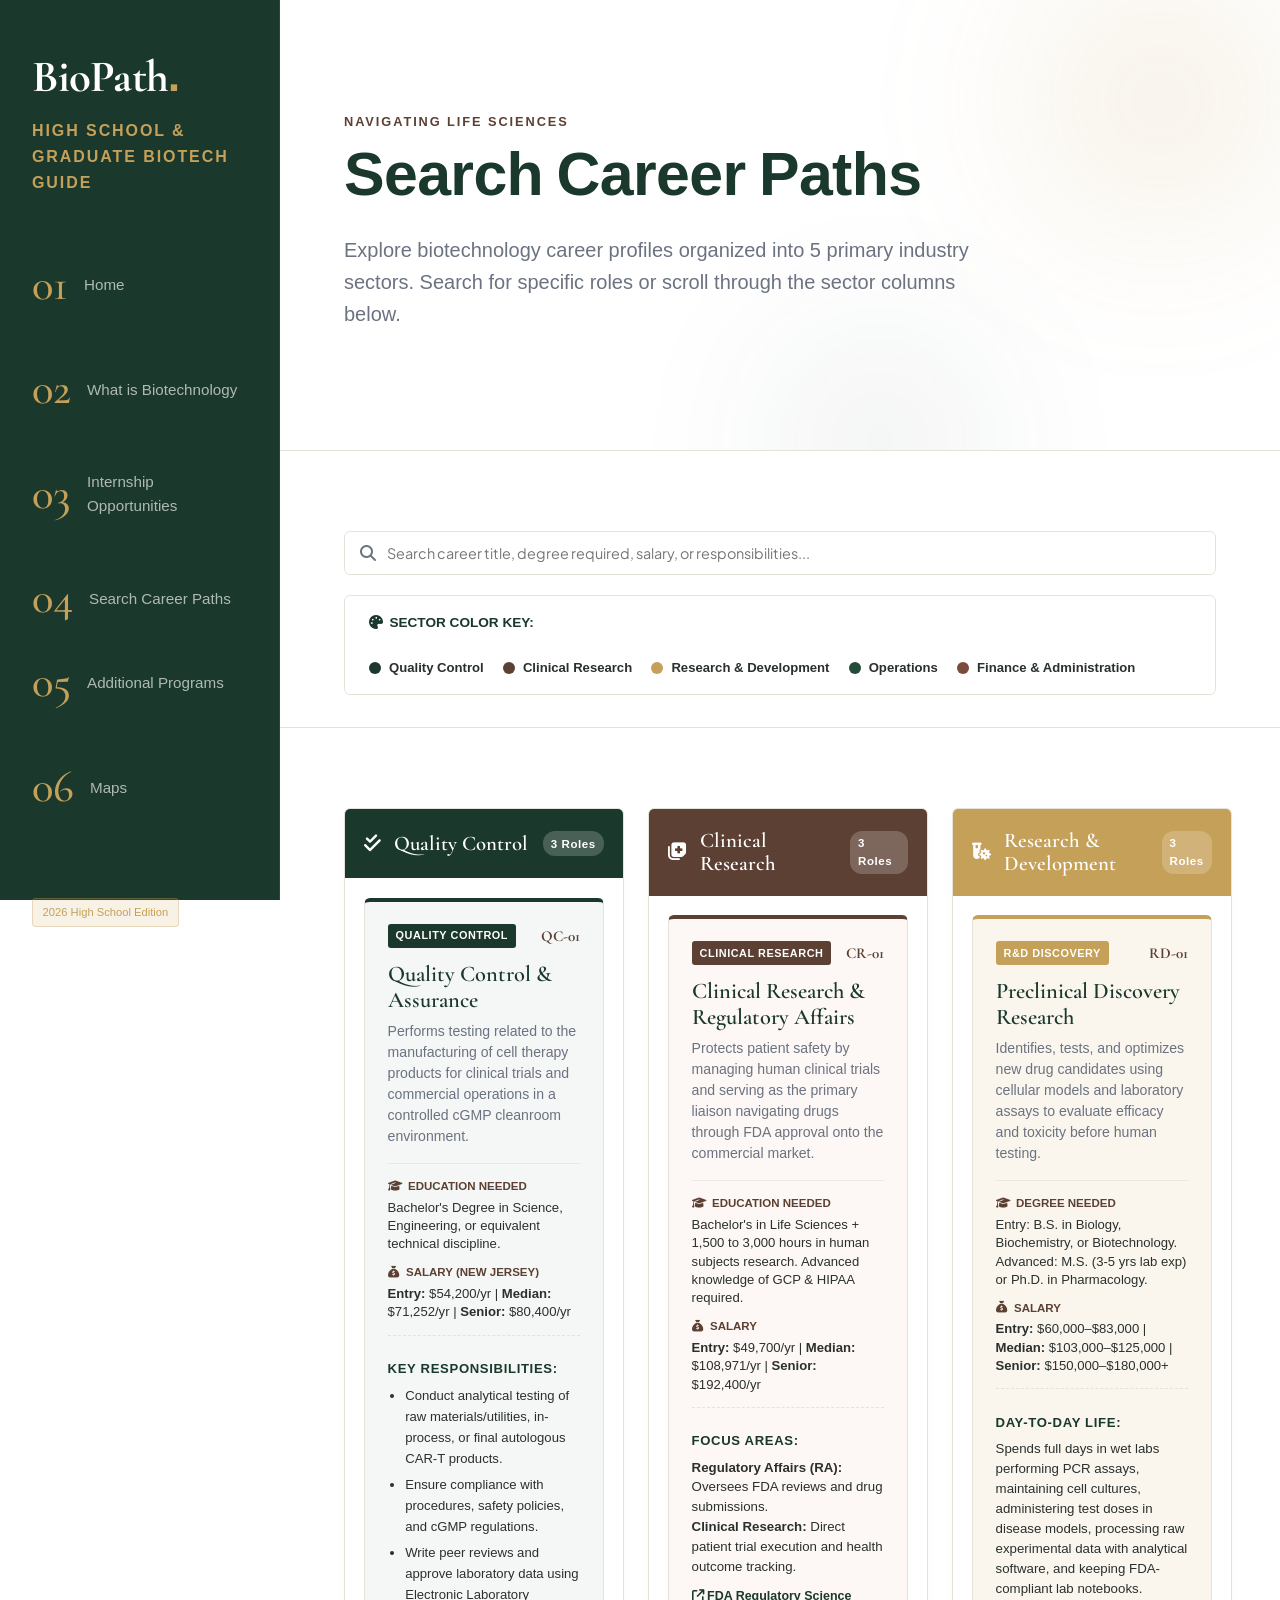
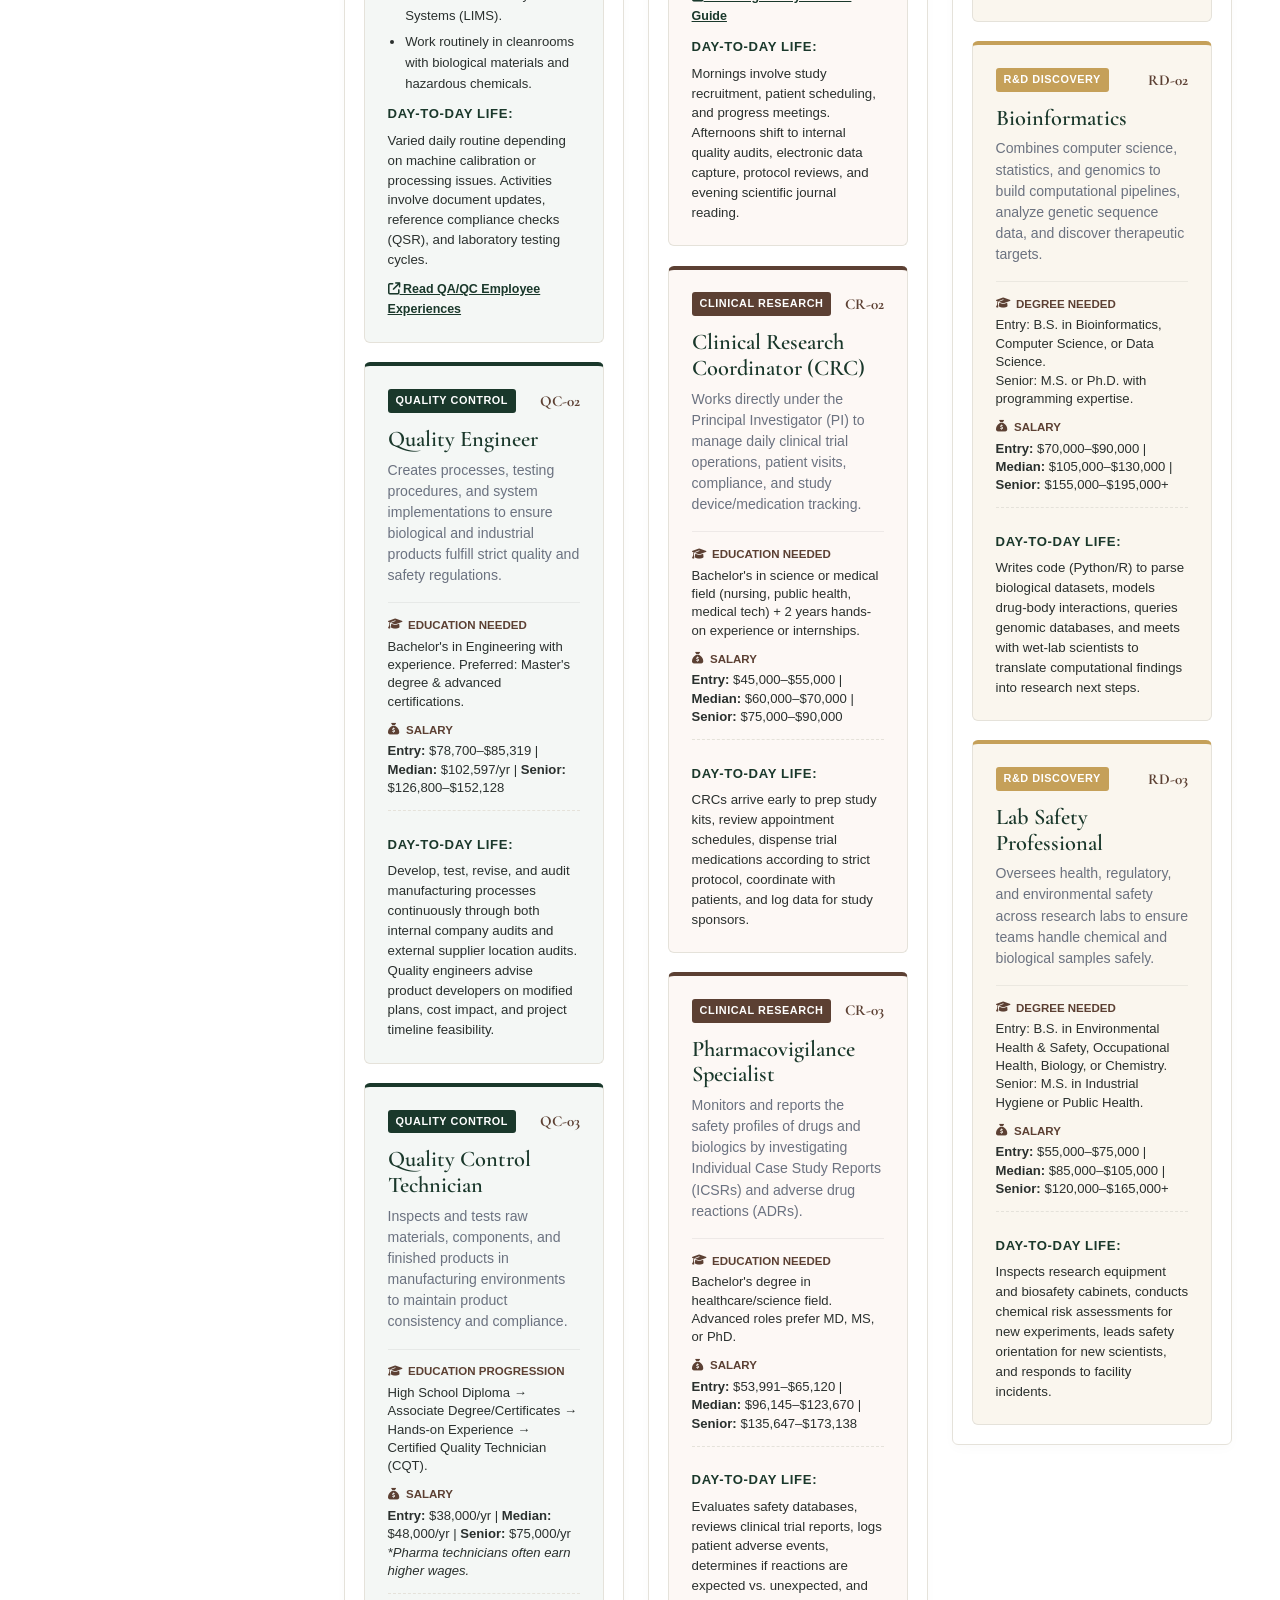
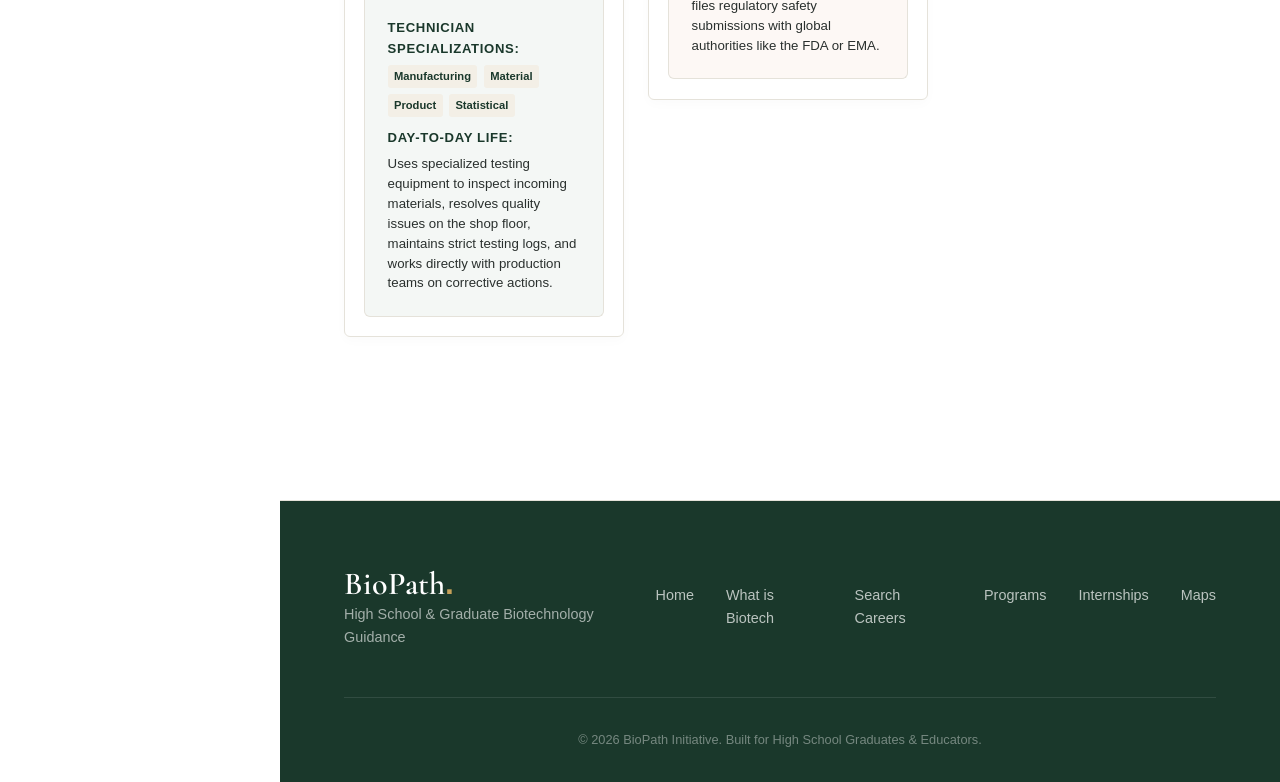
<file: careers.html>
<!DOCTYPE html>
<html lang="en">
<head>
  <meta charset="UTF-8">
  <meta name="viewport" content="width=device-width, initial-scale=1.0">
  <title>BioPath | Search Career Paths</title>
  
  <!-- Google Fonts & FontAwesome -->
  <link rel="preconnect" href="https://fonts.googleapis.com">
  <link rel="preconnect" href="https://fonts.gstatic.com" crossorigin>
  <link href="https://fonts.googleapis.com/css2?family=Cormorant+Garamond:ital,wght@0,400;0,500;0,600;0,700;1,400&family=Plus+Jakarta+Sans:wght@300;400;500;600;700&display=swap" rel="stylesheet">
  <link rel="stylesheet" href="https://cdnjs.cloudflare.com/ajax/libs/font-awesome/6.4.0/css/all.min.css">
  
  <link rel="stylesheet" href="style.css">
  <link rel="stylesheet" href="animations.css">
</head>
<body>
    
  <!-- MOBILE HEADER -->
  <header class="mobile-header">
    <div class="brand-logo">BioPath<span>.</span></div>
    <button class="mobile-toggle" id="mobileMenuToggle" aria-label="Toggle navigation menu">
      <i class="fa-solid fa-bars"></i>
    </button>
  </header>

  <div class="app-container">
    
<!-- LEFT NAVIGATION BAR -->
<aside class="sidebar" id="sidebar">
  <div class="sidebar-header">
    <a href="index.html" class="brand">BioPath<span>.</span></a>
    <p class="brand-subtitle">High School & Graduate Biotech Guide</p>
  </div>

  <nav class="nav-menu">
    <ul>
      <li>
        <a href="index.html" class="nav-link">
          <span class="nav-num">01</span>
          <span class="nav-text">Home</span>
        </a>
      </li>
      <li>
        <a href="biotechnology.html" class="nav-link">
          <span class="nav-num">02</span>
          <span class="nav-text">What is Biotechnology</span>
        </a>
      </li>
      <li>
        <li>
          <a href="internship.html" class="nav-link">
            <span class="nav-num">03</span>
            <span class="nav-text">Internship Opportunities</span>
          </a>
        </li>
        <a href="careers.html" class="nav-link active">
          <span class="nav-num">04</span>
          <span class="nav-text">Search Career Paths</span>
        </a>
      </li>
      <li>
        <a href="programs.html" class="nav-link">
          <span class="nav-num">05</span>
          <span class="nav-text">Additional Programs</span>
        </a>
      </li>
      <li>
        <a href="maps.html" class="nav-link">
          <span class="nav-num">06</span>
          <span class="nav-text">Maps</span>
        </a>
      </li>
    </ul>
  </nav>

  <div class="sidebar-footer">
    <div class="badge-tag">2026 High School Edition</div>
    <p>© BioPath Initiative</p>
  </div>
</aside>

    <!-- MAIN CONTENT -->
     
    <main class="main-content">
        <section id="hero" class="hero-section">
        <div class="hero-content">
          <span class="section-tagline">Navigating Life Sciences</span>
          <h1 class="hero-title">Search Career Paths</h1>
          <p class="hero-description">
            Explore biotechnology career profiles organized into 5 primary industry sectors. Search for specific roles or scroll through the sector columns below.
          </p>
        </div>
      </section>


      <!-- CONTROLS & COLOR KEY SECTION -->
      <section class="section" style="padding-bottom: 2rem;">
        
        <!-- SEARCH BAR -->
        <div class="career-search-container">
          <div class="search-box main-search">
            <i class="fa-solid fa-magnifying-glass"></i>
            <input type="text" id="careerSearchInput" placeholder="Search career title, degree required, salary, or responsibilities...">
          </div>
        </div>

        <!-- COLOR KEY LEGEND -->
        <div class="color-key-wrapper">
          <span class="key-title"><i class="fa-solid fa-palette"></i> Sector Color Key:</span>
          <div class="key-items">
            <div class="key-item key-qc">
              <span class="key-dot"></span>
              <span class="key-label">Quality Control</span>
            </div>
            <div class="key-item key-clinical">
              <span class="key-dot"></span>
              <span class="key-label">Clinical Research</span>
            </div>
            <div class="key-item key-rd">
              <span class="key-dot"></span>
              <span class="key-label">Research & Development</span>
            </div>
            <div class="key-item key-ops">
              <span class="key-dot"></span>
              <span class="key-label">Operations</span>
            </div>
            <div class="key-item key-finadmin">
              <span class="key-dot"></span>
              <span class="key-label">Finance & Administration</span>
            </div>
          </div>
        </div>
      </section>

      <!-- 5 SCROLLABLE COLUMNS MATRIX -->
      <section class="section columns-section">
        <div class="columns-scroll-container">
          
          <!-- COLUMN 1: QUALITY CONTROL -->
          <div class="sector-column col-qc" data-category="qc">
            <div class="column-header">
              <div class="col-icon"><i class="fa-solid fa-check-double"></i></div>
              <h3>Quality Control</h3>
              <span class="col-count">3 Roles</span>
            </div>

            <div class="column-cards">

              <!-- QC Card 1 -->
              <article class="job-card theme-qc" data-keywords="quality control assurance car-t cgmp lims bachelors">
                <div class="job-card-header">
                  <span class="job-category-tag">Quality Control</span>
                  <span class="card-id">QC-01</span>
                </div>
                <h4 class="job-title">Quality Control & Assurance</h4>
                <p class="job-summary">Performs testing related to the manufacturing of cell therapy products for clinical trials and commercial operations in a controlled cGMP cleanroom environment.</p>
                
                <div class="job-meta-block">
                  <div class="meta-item">
                    <span class="meta-label"><i class="fa-solid fa-graduation-cap"></i> Education Needed</span>
                    <p class="meta-value">Bachelor's Degree in Science, Engineering, or equivalent technical discipline.</p>
                  </div>
                  <div class="meta-item">
                    <span class="meta-label"><i class="fa-solid fa-sack-dollar"></i> Salary (New Jersey)</span>
                    <p class="meta-value">
                      <strong>Entry:</strong> $54,200/yr | <strong>Median:</strong> $71,252/yr | <strong>Senior:</strong> $80,400/yr
                    </p>
                  </div>
                </div>

                <div class="job-details-expand">
                  <h5>Key Responsibilities:</h5>
                  <ul>
                    <li>Conduct analytical testing of raw materials/utilities, in-process, or final autologous CAR-T products.</li>
                    <li>Ensure compliance with procedures, safety policies, and cGMP regulations.</li>
                    <li>Write peer reviews and approve laboratory data using Electronic Laboratory Systems (LIMS).</li>
                    <li>Work routinely in cleanrooms with biological materials and hazardous chemicals.</li>
                  </ul>
                  <h5>Day-to-Day Life:</h5>
                  <p class="day-text">Varied daily routine depending on machine calibration or processing issues. Activities involve document updates, reference compliance checks (QSR), and laboratory testing cycles.</p>
                  <p class="source-link"><a href="https://medicaldevicecourses.com/forums/quality-control-and-quality-assurance/a-day-in-the-life-working-in-qa-qc/" target="_blank" rel="noopener"><i class="fa-solid fa-arrow-up-right-from-square"></i> Read QA/QC Employee Experiences</a></p>
                </div>
              </article>

              <!-- QC Card 2 -->
              <article class="job-card theme-qc" data-keywords="quality engineer wind testing audits internal external bachelors masters">
                <div class="job-card-header">
                  <span class="job-category-tag">Quality Control</span>
                  <span class="card-id">QC-02</span>
                </div>
                <h4 class="job-title">Quality Engineer</h4>
                <p class="job-summary">Creates processes, testing procedures, and system implementations to ensure biological and industrial products fulfill strict quality and safety regulations.</p>
                
                <div class="job-meta-block">
                  <div class="meta-item">
                    <span class="meta-label"><i class="fa-solid fa-graduation-cap"></i> Education Needed</span>
                    <p class="meta-value">Bachelor's in Engineering with experience. Preferred: Master's degree & advanced certifications.</p>
                  </div>
                  <div class="meta-item">
                    <span class="meta-label"><i class="fa-solid fa-sack-dollar"></i> Salary</span>
                    <p class="meta-value">
                      <strong>Entry:</strong> $78,700–$85,319 | <strong>Median:</strong> $102,597/yr | <strong>Senior:</strong> $126,800–$152,128
                    </p>
                  </div>
                </div>

                <div class="job-details-expand">
                  <h5>Day-to-Day Life:</h5>
                  <p class="day-text">Develop, test, revise, and audit manufacturing processes continuously through both internal company audits and external supplier location audits. Quality engineers advise product developers on modified plans, cost impact, and project timeline feasibility.</p>
                </div>
              </article>

              <!-- QC Card 3 -->
              <article class="job-card theme-qc" data-keywords="quality control technician cqt high school associate cqt inspection">
                <div class="job-card-header">
                  <span class="job-category-tag">Quality Control</span>
                  <span class="card-id">QC-03</span>
                </div>
                <h4 class="job-title">Quality Control Technician</h4>
                <p class="job-summary">Inspects and tests raw materials, components, and finished products in manufacturing environments to maintain product consistency and compliance.</p>
                
                <div class="job-meta-block">
                  <div class="meta-item">
                    <span class="meta-label"><i class="fa-solid fa-graduation-cap"></i> Education Progression</span>
                    <p class="meta-value">High School Diploma → Associate Degree/Certificates → Hands-on Experience → Certified Quality Technician (CQT).</p>
                  </div>
                  <div class="meta-item">
                    <span class="meta-label"><i class="fa-solid fa-sack-dollar"></i> Salary</span>
                    <p class="meta-value">
                      <strong>Entry:</strong> $38,000/yr | <strong>Median:</strong> $48,000/yr | <strong>Senior:</strong> $75,000/yr<br>
                      <em>*Pharma technicians often earn higher wages.</em>
                    </p>
                  </div>
                </div>

                <div class="job-details-expand">
                  <h5>Technician Specializations:</h5>
                  <div class="tag-row">
                    <span class="micro-tag">Manufacturing</span>
                    <span class="micro-tag">Material</span>
                    <span class="micro-tag">Product</span>
                    <span class="micro-tag">Statistical</span>
                  </div>
                  <h5>Day-to-Day Life:</h5>
                  <p class="day-text">Uses specialized testing equipment to inspect incoming materials, resolves quality issues on the shop floor, maintains strict testing logs, and works directly with production teams on corrective actions.</p>
                </div>
              </article>

            </div>
          </div>

          <!-- COLUMN 2: CLINICAL RESEARCH -->
          <div class="sector-column col-clinical" data-category="clinical">
            <div class="column-header">
              <div class="col-icon"><i class="fa-solid fa-notes-medical"></i></div>
              <h3>Clinical Research</h3>
              <span class="col-count">3 Roles</span>
            </div>

            <div class="column-cards">

              <!-- Clinical Card 1 -->
              <article class="job-card theme-clinical" data-keywords="clinical research regulatory affairs fda trials cra gcp hipaa bachelors">
                <div class="job-card-header">
                  <span class="job-category-tag">Clinical Research</span>
                  <span class="card-id">CR-01</span>
                </div>
                <h4 class="job-title">Clinical Research & Regulatory Affairs</h4>
                <p class="job-summary">Protects patient safety by managing human clinical trials and serving as the primary liaison navigating drugs through FDA approval onto the commercial market.</p>
                
                <div class="job-meta-block">
                  <div class="meta-item">
                    <span class="meta-label"><i class="fa-solid fa-graduation-cap"></i> Education Needed</span>
                    <p class="meta-value">Bachelor's in Life Sciences + 1,500 to 3,000 hours in human subjects research. Advanced knowledge of GCP & HIPAA required.</p>
                  </div>
                  <div class="meta-item">
                    <span class="meta-label"><i class="fa-solid fa-sack-dollar"></i> Salary</span>
                    <p class="meta-value">
                      <strong>Entry:</strong> $49,700/yr | <strong>Median:</strong> $108,971/yr | <strong>Senior:</strong> $192,400/yr
                    </p>
                  </div>
                </div>

                <div class="job-details-expand">
                  <h5>Focus Areas:</h5>
                  <p class="day-text"><strong>Regulatory Affairs (RA):</strong> Oversees FDA reviews and drug submissions.<br><strong>Clinical Research:</strong> Direct patient trial execution and health outcome tracking.</p>
                  <p class="source-link"><a href="https://www.fda.gov/science-research/science-and-research-special-topics/advancing-regulatory-science" target="_blank" rel="noopener"><i class="fa-solid fa-arrow-up-right-from-square"></i> FDA Regulatory Science Guide</a></p>
                  <h5>Day-to-Day Life:</h5>
                  <p class="day-text">Mornings involve study recruitment, patient scheduling, and progress meetings. Afternoons shift to internal quality audits, electronic data capture, protocol reviews, and evening scientific journal reading.</p>
                </div>
              </article>

              <!-- Clinical Card 2 -->
              <article class="job-card theme-clinical" data-keywords="clinical research coordinator crc pi principal investigator bachelors patient care">
                <div class="job-card-header">
                  <span class="job-category-tag">Clinical Research</span>
                  <span class="card-id">CR-02</span>
                </div>
                <h4 class="job-title">Clinical Research Coordinator (CRC)</h4>
                <p class="job-summary">Works directly under the Principal Investigator (PI) to manage daily clinical trial operations, patient visits, compliance, and study device/medication tracking.</p>
                
                <div class="job-meta-block">
                  <div class="meta-item">
                    <span class="meta-label"><i class="fa-solid fa-graduation-cap"></i> Education Needed</span>
                    <p class="meta-value">Bachelor's in science or medical field (nursing, public health, medical tech) + 2 years hands-on experience or internships.</p>
                  </div>
                  <div class="meta-item">
                    <span class="meta-label"><i class="fa-solid fa-sack-dollar"></i> Salary</span>
                    <p class="meta-value">
                      <strong>Entry:</strong> $45,000–$55,000 | <strong>Median:</strong> $60,000–$70,000 | <strong>Senior:</strong> $75,000–$90,000
                    </p>
                  </div>
                </div>

                <div class="job-details-expand">
                  <h5>Day-to-Day Life:</h5>
                  <p class="day-text">CRCs arrive early to prep study kits, review appointment schedules, dispense trial medications according to strict protocol, coordinate with patients, and log data for study sponsors.</p>
                </div>
              </article>

              <!-- Clinical Card 3 -->
              <article class="job-card theme-clinical" data-keywords="pharmacovigilance specialist icsr adr drug safety fda ema bachelors md phd">
                <div class="job-card-header">
                  <span class="job-category-tag">Clinical Research</span>
                  <span class="card-id">CR-03</span>
                </div>
                <h4 class="job-title">Pharmacovigilance Specialist</h4>
                <p class="job-summary">Monitors and reports the safety profiles of drugs and biologics by investigating Individual Case Study Reports (ICSRs) and adverse drug reactions (ADRs).</p>
                
                <div class="job-meta-block">
                  <div class="meta-item">
                    <span class="meta-label"><i class="fa-solid fa-graduation-cap"></i> Education Needed</span>
                    <p class="meta-value">Bachelor's degree in healthcare/science field. Advanced roles prefer MD, MS, or PhD.</p>
                  </div>
                  <div class="meta-item">
                    <span class="meta-label"><i class="fa-solid fa-sack-dollar"></i> Salary</span>
                    <p class="meta-value">
                      <strong>Entry:</strong> $53,991–$65,120 | <strong>Median:</strong> $96,145–$123,670 | <strong>Senior:</strong> $135,647–$173,138
                    </p>
                  </div>
                </div>

                <div class="job-details-expand">
                  <h5>Day-to-Day Life:</h5>
                  <p class="day-text">Evaluates safety databases, reviews clinical trial reports, logs patient adverse events, determines if reactions are expected vs. unexpected, and files regulatory safety submissions with global authorities like the FDA or EMA.</p>
                </div>
              </article>

            </div>
          </div>

          <!-- COLUMN 3: RESEARCH & DEVELOPMENT -->
          <div class="sector-column col-rd" data-category="rd">
            <div class="column-header">
              <div class="col-icon"><i class="fa-solid fa-vial-virus"></i></div>
              <h3>Research & Development</h3>
              <span class="col-count">3 Roles</span>
            </div>

            <div class="column-cards">

              <!-- R&D Card 1 -->
              <article class="job-card theme-rd" data-keywords="preclinical discovery research drug testing assays pcr cell culture bachelors ms phd">
                <div class="job-card-header">
                  <span class="job-category-tag">R&D Discovery</span>
                  <span class="card-id">RD-01</span>
                </div>
                <h4 class="job-title">Preclinical Discovery Research</h4>
                <p class="job-summary">Identifies, tests, and optimizes new drug candidates using cellular models and laboratory assays to evaluate efficacy and toxicity before human testing.</p>
                
                <div class="job-meta-block">
                  <div class="meta-item">
                    <span class="meta-label"><i class="fa-solid fa-graduation-cap"></i> Degree Needed</span>
                    <p class="meta-value">Entry: B.S. in Biology, Biochemistry, or Biotechnology.<br>Advanced: M.S. (3-5 yrs lab exp) or Ph.D. in Pharmacology.</p>
                  </div>
                  <div class="meta-item">
                    <span class="meta-label"><i class="fa-solid fa-sack-dollar"></i> Salary</span>
                    <p class="meta-value">
                      <strong>Entry:</strong> $60,000–$83,000 | <strong>Median:</strong> $103,000–$125,000 | <strong>Senior:</strong> $150,000–$180,000+
                    </p>
                  </div>
                </div>

                <div class="job-details-expand">
                  <h5>Day-to-Day Life:</h5>
                  <p class="day-text">Spends full days in wet labs performing PCR assays, maintaining cell cultures, administering test doses in disease models, processing raw experimental data with analytical software, and keeping FDA-compliant lab notebooks.</p>
                </div>
              </article>

              <!-- R&D Card 2 -->
              <article class="job-card theme-rd" data-keywords="bioinformatics genomic coding python r algorithms computer science bachelors ms phd">
                <div class="job-card-header">
                  <span class="job-category-tag">R&D Discovery</span>
                  <span class="card-id">RD-02</span>
                </div>
                <h4 class="job-title">Bioinformatics</h4>
                <p class="job-summary">Combines computer science, statistics, and genomics to build computational pipelines, analyze genetic sequence data, and discover therapeutic targets.</p>
                
                <div class="job-meta-block">
                  <div class="meta-item">
                    <span class="meta-label"><i class="fa-solid fa-graduation-cap"></i> Degree Needed</span>
                    <p class="meta-value">Entry: B.S. in Bioinformatics, Computer Science, or Data Science.<br>Senior: M.S. or Ph.D. with programming expertise.</p>
                  </div>
                  <div class="meta-item">
                    <span class="meta-label"><i class="fa-solid fa-sack-dollar"></i> Salary</span>
                    <p class="meta-value">
                      <strong>Entry:</strong> $70,000–$90,000 | <strong>Median:</strong> $105,000–$130,000 | <strong>Senior:</strong> $155,000–$195,000+
                    </p>
                  </div>
                </div>

                <div class="job-details-expand">
                  <h5>Day-to-Day Life:</h5>
                  <p class="day-text">Writes code (Python/R) to parse biological datasets, models drug-body interactions, queries genomic databases, and meets with wet-lab scientists to translate computational findings into research next steps.</p>
                </div>
              </article>

              <!-- R&D Card 3 -->
              <article class="job-card theme-rd" data-keywords="lab safety health environmental ehs biosafety osha bachelors ms">
                <div class="job-card-header">
                  <span class="job-category-tag">R&D Discovery</span>
                  <span class="card-id">RD-03</span>
                </div>
                <h4 class="job-title">Lab Safety Professional</h4>
                <p class="job-summary">Oversees health, regulatory, and environmental safety across research labs to ensure teams handle chemical and biological samples safely.</p>
                
                <div class="job-meta-block">
                  <div class="meta-item">
                    <span class="meta-label"><i class="fa-solid fa-graduation-cap"></i> Degree Needed</span>
                    <p class="meta-value">Entry: B.S. in Environmental Health & Safety, Occupational Health, Biology, or Chemistry.<br>Senior: M.S. in Industrial Hygiene or Public Health.</p>
                  </div>
                  <div class="meta-item">
                    <span class="meta-label"><i class="fa-solid fa-sack-dollar"></i> Salary</span>
                    <p class="meta-value">
                      <strong>Entry:</strong> $55,000–$75,000 | <strong>Median:</strong> $85,000–$105,000 | <strong>Senior:</strong> $120,000–$165,000+
                    </p>
                  </div>
                </div>

                <div class="job-details-expand">
                  <h5>Day-to-Day Life:</h5>
                  <p class="day-text">Inspects research equipment and biosafety cabinets, conducts chemical risk assessments for new experiments, leads safety orientation for new scientists, and responds to facility incidents.</p>
                </div>
              </article>

            </div>
          </div>

          <!-- COLUMN 4: OPERATIONS -->
          <div class="sector-column col-ops" data-category="ops">
            <div class="column-header">
              <div class="col-icon"><i class="fa-solid fa-gears"></i></div>
              <h3>Operations</h3>
              <span class="col-count">2 Roles</span>
            </div>

            <div class="column-cards">

              <!-- Ops Card 1 -->
              <article class="job-card theme-ops" data-keywords="process product development scaling bioprocess engineering bachelors">
                <div class="job-card-header">
                  <span class="job-category-tag">Operations</span>
                  <span class="card-id">OP-01</span>
                </div>
                <h4 class="job-title">Process / Product Development</h4>
                <p class="job-summary">Translates early laboratory bench concepts into scalable, cost-effective, and reproducible commercial manufacturing methods for therapeutics.</p>
                
                <div class="job-meta-block">
                  <div class="meta-item">
                    <span class="meta-label"><i class="fa-solid fa-graduation-cap"></i> Degree Needed</span>
                    <p class="meta-value">Degree in Biotechnology, Bioprocess Engineering, Molecular Biology, or Chemistry.</p>
                  </div>
                  <div class="meta-item">
                    <span class="meta-label"><i class="fa-solid fa-sack-dollar"></i> Salary</span>
                    <p class="meta-value">
                      <strong>Entry:</strong> $90,000–$115,000 | <strong>Median:</strong> $92,300–$106,700 | <strong>Senior:</strong> $120,000–$160,000+
                    </p>
                  </div>
                </div>

                <div class="job-details-expand">
                  <h5>Day-to-Day Life:</h5>
                  <p class="day-text">Optimizes fermentation conditions, cell growth yields, and purification steps to scale lab biological drug discovery into high-volume manufacturing lines.</p>
                </div>
              </article>

              <!-- Ops Card 2 -->
              <article class="job-card theme-ops" data-keywords="manufacturing production bioreactor cleanroom sop cgmp high school associate bachelors">
                <div class="job-card-header">
                  <span class="job-category-tag">Operations</span>
                  <span class="card-id">OP-02</span>
                </div>
                <h4 class="job-title">Manufacturing / Production</h4>
                <p class="job-summary">Operates specialized bioprocessing equipment like bioreactors and filtration units in regulated cleanrooms to produce vaccines and medicines.</p>
                
                <div class="job-meta-block">
                  <div class="meta-item">
                    <span class="meta-label"><i class="fa-solid fa-graduation-cap"></i> Degree Needed</span>
                    <p class="meta-value">Bachelor's in Science/Engineering. <em>*Entry-level roles may accept an Associate Degree or High School Diploma.</em></p>
                  </div>
                  <div class="meta-item">
                    <span class="meta-label"><i class="fa-solid fa-sack-dollar"></i> Salary</span>
                    <p class="meta-value">
                      <strong>Entry:</strong> $45,000–$60,000 | <strong>Median:</strong> $65,000–$85,000 | <strong>Senior:</strong> $110,000–$150,000+
                    </p>
                  </div>
                </div>

                <div class="job-details-expand">
                  <h5>Day-to-Day Life:</h5>
                  <p class="day-text">Works inside cleanrooms adhering to Standard Operating Procedures (SOPs) and cGMP standards, cleans and sterilizes bioreactor vessels, dispenses biological raw materials, and coordinates with quality assurance.</p>
                </div>
              </article>

            </div>
          </div>

          <!-- COLUMN 5: FINANCE AND ADMINISTRATION -->
          <div class="sector-column col-finadmin" data-category="finadmin">
            <div class="column-header">
              <div class="col-icon"><i class="fa-solid fa-chart-line"></i></div>
              <h3>Finance & Administration</h3>
              <span class="col-count">4 Roles</span>
            </div>

            <div class="column-cards">

              <!-- FinAdmin Card 1 -->
              <article class="job-card theme-finadmin" data-keywords="administration executive scheduling office management high school bachelors">
                <div class="job-card-header">
                  <span class="job-category-tag">Finance & Admin</span>
                  <span class="card-id">FA-01</span>
                </div>
                <h4 class="job-title">Administration</h4>
                <p class="job-summary">Coordinates daily corporate operations, scheduling, research budgets, lab supply procurement, and compliance documentation for biotech organizations.</p>
                
                <div class="job-meta-block">
                  <div class="meta-item">
                    <span class="meta-label"><i class="fa-solid fa-graduation-cap"></i> Degree Needed</span>
                    <p class="meta-value">High School Diploma/GED required. Minimum Bachelor's in Business, Administration, or Life Sciences preferred.</p>
                  </div>
                  <div class="meta-item">
                    <span class="meta-label"><i class="fa-solid fa-sack-dollar"></i> Salary</span>
                    <p class="meta-value">
                      <strong>Entry:</strong> $48,562/yr | <strong>Median:</strong> $72,585/yr | <strong>Senior:</strong> $108,491/yr
                    </p>
                  </div>
                </div>

                <div class="job-details-expand">
                  <h5>Day-to-Day Life:</h5>
                  <p class="day-text">Reviews executive and scientist schedules, processes specialized supply orders, coordinates travel itineraries for scientific conferences, and manages compliance documentation for auditing visits.</p>
                </div>
              </article>

              <!-- FinAdmin Card 2 -->
              <article class="job-card theme-finadmin" data-keywords="legal ip patents juris doctor jd bar exam contract law">
                <div class="job-card-header">
                  <span class="job-category-tag">Finance & Admin</span>
                  <span class="card-id">FA-02</span>
                </div>
                <h4 class="job-title">Biotech Legal Counsel</h4>
                <p class="job-summary">Manages intellectual property (IP), drafts patent strategies, negotiates corporate technology licensing, and navigates FDA legal liabilities.</p>
                
                <div class="job-meta-block">
                  <div class="meta-item">
                    <span class="meta-label"><i class="fa-solid fa-graduation-cap"></i> Degree Needed</span>
                    <p class="meta-value">Juris Doctor (JD) Degree + State Bar Admission with expertise in biotechnology IP and contract law.</p>
                  </div>
                  <div class="meta-item">
                    <span class="meta-label"><i class="fa-solid fa-sack-dollar"></i> Salary</span>
                    <p class="meta-value">
                      <strong>Entry:</strong> $33,000/yr | <strong>Median:</strong> $57,731/yr | <strong>Senior:</strong> $89,000/yr
                    </p>
                  </div>
                </div>

                <div class="job-details-expand">
                  <h5>Day-to-Day Life:</h5>
                  <p class="day-text">Advises business units on legal risk, researches upcoming legislative policies, manages lease agreements and patent databases, and reviews licensing agreements for scientific commercialization.</p>
                </div>
              </article>

              <!-- FinAdmin Card 3 -->
              <article class="job-card theme-finadmin" data-keywords="finance accounting budgeting venture capital bachelors masters">
                <div class="job-card-header">
                  <span class="job-category-tag">Finance & Admin</span>
                  <span class="card-id">FA-03</span>
                </div>
                <h4 class="job-title">Biotech Finance</h4>
                <p class="job-summary">Manages financial capital, R&D burn rates, clinical trial budgeting, venture funding grants, and accounting operations across drug pipelines.</p>
                
                <div class="job-meta-block">
                  <div class="meta-item">
                    <span class="meta-label"><i class="fa-solid fa-graduation-cap"></i> Degree Needed</span>
                    <p class="meta-value">Bachelor's in Finance, Accounting, Business, or Economics. Minor in biology/biotech is advantageous; Master's preferred for senior roles.</p>
                  </div>
                  <div class="meta-item">
                    <span class="meta-label"><i class="fa-solid fa-sack-dollar"></i> Salary</span>
                    <p class="meta-value">
                      <strong>Entry:</strong> $55,000–$75,000 | <strong>Median:</strong> $75,000–$105,000 | <strong>Senior:</strong> $105,000–$135,000+
                    </p>
                  </div>
                </div>

                <div class="job-details-expand">
                  <h5>Day-to-Day Life:</h5>
                  <p class="day-text">Tracks fast-moving R&D cash burn rates, reviews vendor invoices, collaborates with scientific project leads to update project budgets, and evaluates capital allocation for lab equipment.</p>
                </div>
              </article>

              <!-- FinAdmin Card 4 -->
              <article class="job-card theme-finadmin" data-keywords="business development partnerships mergers licensing mba phd bachelors">
                <div class="job-card-header">
                  <span class="job-category-tag">Finance & Admin</span>
                  <span class="card-id">FA-04</span>
                </div>
                <h4 class="job-title">Business Development</h4>
                <p class="job-summary">Drives corporate growth through strategic industry partnerships, technology licensing deals, mergers, and investor relations.</p>
                
                <div class="job-meta-block">
                  <div class="meta-item">
                    <span class="meta-label"><i class="fa-solid fa-graduation-cap"></i> Degree Needed</span>
                    <p class="meta-value">Bachelor's in Life Sciences or Business/Finance. Hybrid background favored; MBA or Ph.D. preferred for senior roles.</p>
                  </div>
                  <div class="meta-item">
                    <span class="meta-label"><i class="fa-solid fa-sack-dollar"></i> Salary</span>
                    <p class="meta-value">
                      <strong>Entry:</strong> $85,000–$115,000 | <strong>Median:</strong> $125,000–$165,000 | <strong>Senior:</strong> $175,000–$240,000+
                    </p>
                  </div>
                </div>

                <div class="job-details-expand">
                  <h5>Day-to-Day Life:</h5>
                  <p class="day-text">Evaluates clinical trial data with R&D teams, constructs financial valuation models for drug assets, pitches to pharma partners, negotiates licensing deal terms, and manages investor relationships.</p>
                </div>
              </article>

            </div>
          </div>

        </div>
      </section>

      <!-- FOOTER -->
      <footer class="footer">
        <div class="footer-content">
          <div class="footer-brand">
            <h3>BioPath<span>.</span></h3>
            <p>High School & Graduate Biotechnology Guidance</p>
          </div>
          <div class="footer-links">
            <a href="index.html">Home</a>
            <a href="biotechnology.html">What is Biotech</a>
            <a href="careers.html">Search Careers</a>
            <a href="programs.html">Programs</a>
            <a href="internship.html">Internships</a>
            <a href="maps.html">Maps</a>
          </div>
        </div>
        <div class="footer-bottom">
          <p>© 2026 BioPath Initiative. Built for High School Graduates & Educators.</p>
        </div>
      </footer>

    </main>
  </div>

  <script src="script.js"></script>
  <script src="animations.js" defer></script>
</body>
</html>
</file>
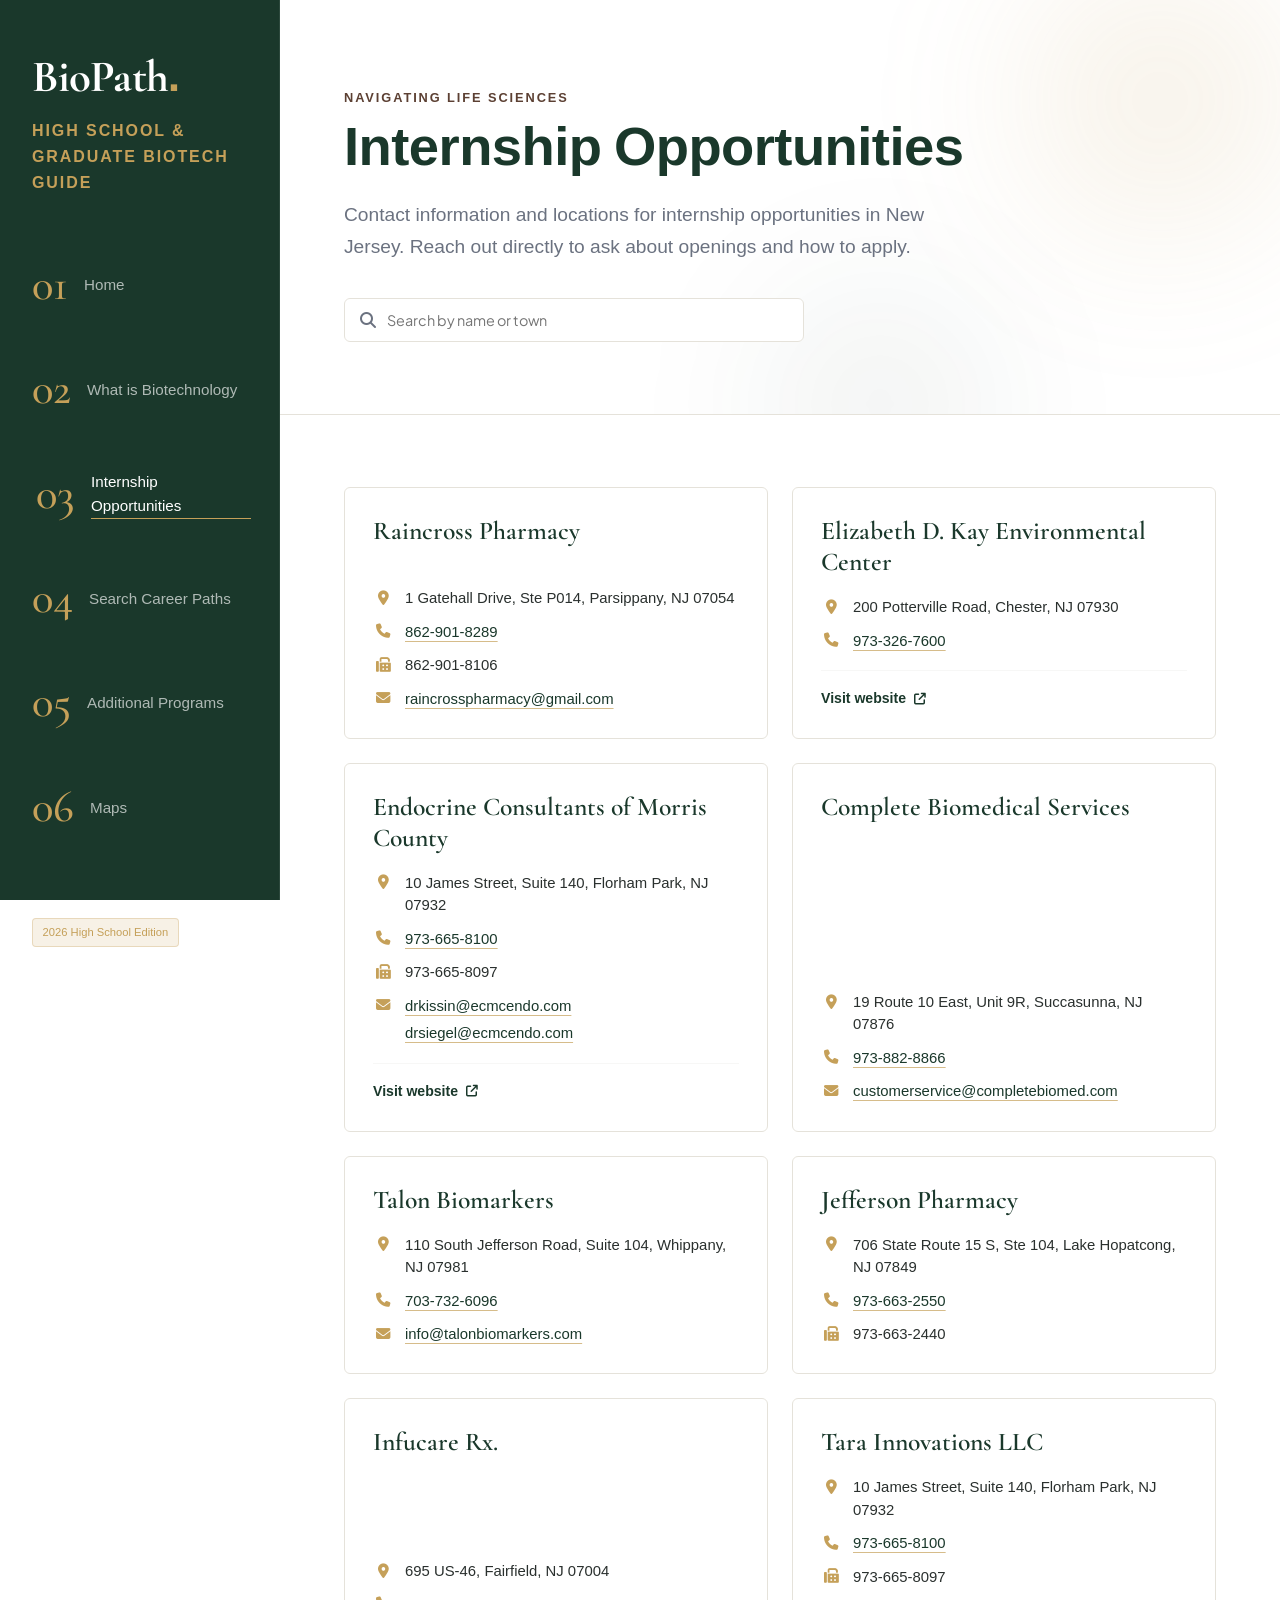
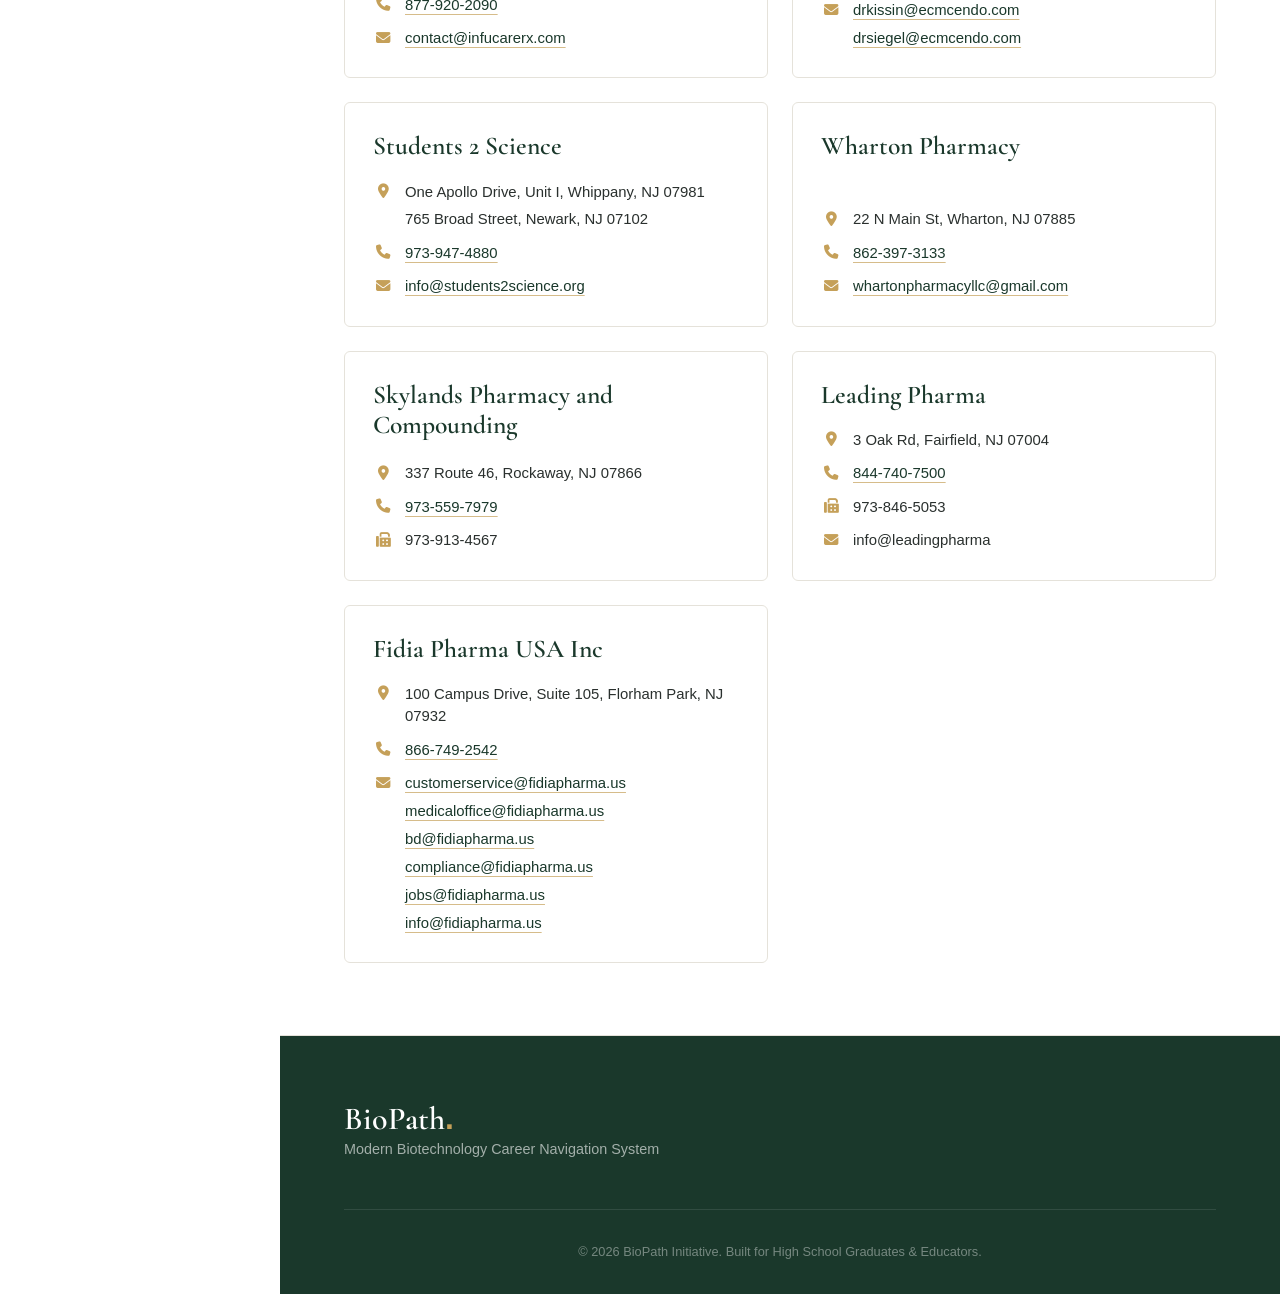
<file: internship.html>
<!DOCTYPE html>
<html lang="en">
<head>
  <meta charset="UTF-8">
  <meta name="viewport" content="width=device-width, initial-scale=1.0">
  <title>BioPath | Internship Opportunities</title>

  <!-- Google Fonts: Cormorant Garamond & Plus Jakarta Sans -->
  <link rel="preconnect" href="https://fonts.googleapis.com">
  <link rel="preconnect" href="https://fonts.gstatic.com" crossorigin>
  <link href="https://fonts.googleapis.com/css2?family=Cormorant+Garamond:ital,wght@0,400;0,500;0,600;0,700;1,400&family=Plus+Jakarta+Sans:wght@300;400;500;600;700&display=swap" rel="stylesheet">

  <!-- FontAwesome Icons -->
  <link rel="stylesheet" href="https://cdnjs.cloudflare.com/ajax/libs/font-awesome/6.4.0/css/all.min.css">

  <!-- Custom Stylesheets (pages.css must come after style.css) -->
  <link rel="stylesheet" href="style.css">
  <link rel="stylesheet" href="animations.css">
</head>
<body class="page-inner">

  <!-- MOBILE HEADER -->
  <header class="mobile-header">
    <div class="brand-logo">BioPath<span>.</span></div>
    <button class="mobile-toggle" id="mobileMenuToggle" aria-label="Toggle navigation menu">
      <i class="fa-solid fa-bars"></i>
    </button>
  </header>

  <div class="app-container">

    <!-- LEFT NAVIGATION BAR -->
    <aside class="sidebar" id="sidebar">
      <div class="sidebar-header">
        <a href="index.html" class="brand">BioPath<span>.</span></a>
        <p class="brand-subtitle">High School &amp; Graduate Biotech Guide</p>
      </div>

      <nav class="nav-menu">
        <ul>
          <li>
            <a href="index.html" class="nav-link">
              <span class="nav-num">01</span>
              <span class="nav-text">Home</span>
            </a>
          </li>
          <li>
            <a href="biotechnology.html" class="nav-link">
              <span class="nav-num">02</span>
              <span class="nav-text">What is Biotechnology</span>
            </a>
          </li>
          <li>
            <a href="internship.html" class="nav-link active" aria-current="page">
              <span class="nav-num">03</span>
              <span class="nav-text">Internship Opportunities</span>
            </a>
          </li>
          <li>
            <a href="careers.html" class="nav-link">
              <span class="nav-num">04</span>
              <span class="nav-text">Search Career Paths</span>
            </a>
          </li>
          <li>
            <a href="programs.html" class="nav-link">
              <span class="nav-num">05</span>
              <span class="nav-text">Additional Programs</span>
            </a>
          </li>
          <li>
            <a href="maps.html" class="nav-link">
              <span class="nav-num">06</span>
              <span class="nav-text">Maps</span>
            </a>
          </li>
        </ul>
      </nav>

      <div class="sidebar-footer">
        <div class="badge-tag">2026 High School Edition</div>
        <p>© BioPath Initiative</p>
      </div>
    </aside>

    <!-- MAIN CONTENT AREA -->
    <main class="main-content">

      <!-- HERO -->
      <section id="hero" class="hero-section page-hero">
        <div class="hero-content">
          <span class="section-tagline">Navigating Life Sciences</span>
          <h1 class="hero-title">Internship Opportunities</h1>
          <p class="hero-description">
            Contact information and locations for internship opportunities in New Jersey. Reach out directly to ask about openings and how to apply.
          </p>

          <div class="search-box directory-search">
            <i class="fa-solid fa-magnifying-glass" aria-hidden="true"></i>
            <input type="text" id="searchInput" placeholder="Search by name or town" aria-label="Search internships by name or town">
          </div>
        </div>
      </section>

      <!-- INTERNSHIP DIRECTORY -->
      <section id="directory" class="block-section">
        <div class="org-grid" id="contactGrid">

      <article class="career-card org-card" data-tier="entry" data-degrees="High School Diploma,Associate Degree">
        <h3 class="org-name">Raincross Pharmacy</h3>
        <ul class="org-details">
          <li><i class="fa-solid fa-location-dot" aria-hidden="true"></i><span>1 Gatehall Drive, Ste P014, Parsippany, NJ 07054</span></li>
          <li><i class="fa-solid fa-phone" aria-hidden="true"></i><span><span class="sr-only">Phone: </span><a href="tel:8629018289">862-901-8289</a></span></li>
          <li><i class="fa-solid fa-fax" aria-hidden="true"></i><span><span class="sr-only">Fax: </span>862-901-8106</span></li>
          <li><i class="fa-solid fa-envelope" aria-hidden="true"></i><div><span class="sr-only">Email: </span><span><a href="mailto:raincrosspharmacy@gmail.com">raincrosspharmacy@gmail.com</a></span></div></li>
        </ul>
      </article>

      <article class="career-card org-card" data-tier="entry" data-degrees="High School Diploma,Associate Degree">
        <h3 class="org-name">Elizabeth D. Kay Environmental Center</h3>
        <ul class="org-details">
          <li><i class="fa-solid fa-location-dot" aria-hidden="true"></i><span>200 Potterville Road, Chester, NJ 07930</span></li>
          <li><i class="fa-solid fa-phone" aria-hidden="true"></i><span><span class="sr-only">Phone: </span><a href="tel:9733267600">973-326-7600</a></span></li>
        </ul>
        <div class="org-link">
          <a href="https://www.morrisparks.net/parks_trails/elizabeth-d-kay-environmental-center/" target="_blank" rel="noopener">Visit website <i class="fa-solid fa-arrow-up-right-from-square" aria-hidden="true"></i></a>
        </div>
      </article>

      <article class="career-card org-card" data-tier="entry" data-degrees="High School Diploma,Associate Degree">
        <h3 class="org-name">Endocrine Consultants of Morris County</h3>
        <ul class="org-details">
          <li><i class="fa-solid fa-location-dot" aria-hidden="true"></i><span>10 James Street, Suite 140, Florham Park, NJ 07932</span></li>
          <li><i class="fa-solid fa-phone" aria-hidden="true"></i><span><span class="sr-only">Phone: </span><a href="tel:9736658100">973-665-8100</a></span></li>
          <li><i class="fa-solid fa-fax" aria-hidden="true"></i><span><span class="sr-only">Fax: </span>973-665-8097</span></li>
          <li><i class="fa-solid fa-envelope" aria-hidden="true"></i><div><span class="sr-only">Email: </span><div class="multi"><span><a href="mailto:drkissin@ecmcendo.com">drkissin@ecmcendo.com</a></span><span><a href="mailto:drsiegel@ecmcendo.com">drsiegel@ecmcendo.com</a></span></div></div></li>
        </ul>
        <div class="org-link">
          <a href="https://ecmcendo.com/" target="_blank" rel="noopener">Visit website <i class="fa-solid fa-arrow-up-right-from-square" aria-hidden="true"></i></a>
        </div>
      </article>

      <article class="career-card org-card" data-tier="entry" data-degrees="High School Diploma,Associate Degree">
        <h3 class="org-name">Complete Biomedical Services</h3>
        <ul class="org-details">
          <li><i class="fa-solid fa-location-dot" aria-hidden="true"></i><span>19 Route 10 East, Unit 9R, Succasunna, NJ 07876</span></li>
          <li><i class="fa-solid fa-phone" aria-hidden="true"></i><span><span class="sr-only">Phone: </span><a href="tel:9738828866">973-882-8866</a></span></li>
          <li><i class="fa-solid fa-envelope" aria-hidden="true"></i><div><span class="sr-only">Email: </span><span><a href="mailto:customerservice@completebiomed.com">customerservice@completebiomed.com</a></span></div></li>
        </ul>
      </article>

      <article class="career-card org-card" data-tier="entry" data-degrees="High School Diploma,Associate Degree">
        <h3 class="org-name">Talon Biomarkers</h3>
        <ul class="org-details">
          <li><i class="fa-solid fa-location-dot" aria-hidden="true"></i><span>110 South Jefferson Road, Suite 104, Whippany, NJ 07981</span></li>
          <li><i class="fa-solid fa-phone" aria-hidden="true"></i><span><span class="sr-only">Phone: </span><a href="tel:7037326096">703-732-6096</a></span></li>
          <li><i class="fa-solid fa-envelope" aria-hidden="true"></i><div><span class="sr-only">Email: </span><span><a href="mailto:info@talonbiomarkers.com">info@talonbiomarkers.com</a></span></div></li>
        </ul>
      </article>

      <article class="career-card org-card" data-tier="entry" data-degrees="High School Diploma,Associate Degree">
        <h3 class="org-name">Jefferson Pharmacy</h3>
        <ul class="org-details">
          <li><i class="fa-solid fa-location-dot" aria-hidden="true"></i><span>706 State Route 15 S, Ste 104, Lake Hopatcong, NJ 07849</span></li>
          <li><i class="fa-solid fa-phone" aria-hidden="true"></i><span><span class="sr-only">Phone: </span><a href="tel:9736632550">973-663-2550</a></span></li>
          <li><i class="fa-solid fa-fax" aria-hidden="true"></i><span><span class="sr-only">Fax: </span>973-663-2440</span></li>
        </ul>
      </article>

      <article class="career-card org-card" data-tier="entry" data-degrees="High School Diploma,Associate Degree">
        <h3 class="org-name">Infucare Rx.</h3>
        <ul class="org-details">
          <li><i class="fa-solid fa-location-dot" aria-hidden="true"></i><span>695 US-46, Fairfield, NJ 07004</span></li>
          <li><i class="fa-solid fa-phone" aria-hidden="true"></i><span><span class="sr-only">Phone: </span><a href="tel:8779202090">877-920-2090</a></span></li>
          <li><i class="fa-solid fa-envelope" aria-hidden="true"></i><div><span class="sr-only">Email: </span><span><a href="mailto:contact@infucarerx.com">contact@infucarerx.com</a></span></div></li>
        </ul>
      </article>

      <article class="career-card org-card" data-tier="entry" data-degrees="High School Diploma,Associate Degree">
        <h3 class="org-name">Tara Innovations LLC</h3>
        <ul class="org-details">
          <li><i class="fa-solid fa-location-dot" aria-hidden="true"></i><span>10 James Street, Suite 140, Florham Park, NJ 07932</span></li>
          <li><i class="fa-solid fa-phone" aria-hidden="true"></i><span><span class="sr-only">Phone: </span><a href="tel:9736658100">973-665-8100</a></span></li>
          <li><i class="fa-solid fa-fax" aria-hidden="true"></i><span><span class="sr-only">Fax: </span>973-665-8097</span></li>
          <li><i class="fa-solid fa-envelope" aria-hidden="true"></i><div><span class="sr-only">Email: </span><div class="multi"><span><a href="mailto:drkissin@ecmcendo.com">drkissin@ecmcendo.com</a></span><span><a href="mailto:drsiegel@ecmcendo.com">drsiegel@ecmcendo.com</a></span></div></div></li>
        </ul>
      </article>

      <article class="career-card org-card" data-tier="entry" data-degrees="High School Diploma,Associate Degree">
        <h3 class="org-name">Students 2 Science</h3>
        <ul class="org-details">
          <li><i class="fa-solid fa-location-dot" aria-hidden="true"></i><div class="multi"><span>One Apollo Drive, Unit I, Whippany, NJ 07981</span><span>765 Broad Street, Newark, NJ 07102</span></div></li>
          <li><i class="fa-solid fa-phone" aria-hidden="true"></i><span><span class="sr-only">Phone: </span><a href="tel:9739474880">973-947-4880</a></span></li>
          <li><i class="fa-solid fa-envelope" aria-hidden="true"></i><div><span class="sr-only">Email: </span><span><a href="mailto:info@students2science.org">info@students2science.org</a></span></div></li>
        </ul>
      </article>

      <article class="career-card org-card" data-tier="entry" data-degrees="High School Diploma,Associate Degree">
        <h3 class="org-name">Wharton Pharmacy</h3>
        <ul class="org-details">
          <li><i class="fa-solid fa-location-dot" aria-hidden="true"></i><span>22 N Main St, Wharton, NJ 07885</span></li>
          <li><i class="fa-solid fa-phone" aria-hidden="true"></i><span><span class="sr-only">Phone: </span><a href="tel:8623973133">862-397-3133</a></span></li>
          <li><i class="fa-solid fa-envelope" aria-hidden="true"></i><div><span class="sr-only">Email: </span><span><a href="mailto:whartonpharmacyllc@gmail.com">whartonpharmacyllc@gmail.com</a></span></div></li>
        </ul>
      </article>

      <article class="career-card org-card" data-tier="entry" data-degrees="High School Diploma,Associate Degree">
        <h3 class="org-name">Skylands Pharmacy and Compounding</h3>
        <ul class="org-details">
          <li><i class="fa-solid fa-location-dot" aria-hidden="true"></i><span>337 Route 46, Rockaway, NJ 07866</span></li>
          <li><i class="fa-solid fa-phone" aria-hidden="true"></i><span><span class="sr-only">Phone: </span><a href="tel:9735597979">973-559-7979</a></span></li>
          <li><i class="fa-solid fa-fax" aria-hidden="true"></i><span><span class="sr-only">Fax: </span>973-913-4567</span></li>
        </ul>
      </article>

      <article class="career-card org-card" data-tier="entry" data-degrees="High School Diploma,Associate Degree">
        <h3 class="org-name">Leading Pharma</h3>
        <ul class="org-details">
          <li><i class="fa-solid fa-location-dot" aria-hidden="true"></i><span>3 Oak Rd, Fairfield, NJ 07004</span></li>
          <li><i class="fa-solid fa-phone" aria-hidden="true"></i><span><span class="sr-only">Phone: </span><a href="tel:8447407500">844-740-7500</a></span></li>
          <li><i class="fa-solid fa-fax" aria-hidden="true"></i><span><span class="sr-only">Fax: </span>973-846-5053</span></li>
          <li><i class="fa-solid fa-envelope" aria-hidden="true"></i><div><span class="sr-only">Email: </span><span><span>info@leadingpharma</span></span></div></li>
        </ul>
      </article>

      <article class="career-card org-card" data-tier="entry" data-degrees="High School Diploma,Associate Degree">
        <h3 class="org-name">Fidia Pharma USA Inc</h3>
        <ul class="org-details">
          <li><i class="fa-solid fa-location-dot" aria-hidden="true"></i><span>100 Campus Drive, Suite 105, Florham Park, NJ 07932</span></li>
          <li><i class="fa-solid fa-phone" aria-hidden="true"></i><span><span class="sr-only">Phone: </span><a href="tel:8667492542">866-749-2542</a></span></li>
          <li><i class="fa-solid fa-envelope" aria-hidden="true"></i><div><span class="sr-only">Email: </span><div class="multi"><span><a href="mailto:customerservice@fidiapharma.us">customerservice@fidiapharma.us</a></span><span><a href="mailto:medicaloffice@fidiapharma.us">medicaloffice@fidiapharma.us</a></span><span><a href="mailto:bd@fidiapharma.us">bd@fidiapharma.us</a></span><span><a href="mailto:compliance@fidiapharma.us">compliance@fidiapharma.us</a></span><span><a href="mailto:jobs@fidiapharma.us">jobs@fidiapharma.us</a></span><span><a href="mailto:info@fidiapharma.us">info@fidiapharma.us</a></span></div></div></li>
        </ul>
      </article>
        </div>
      </section>

      <!-- FOOTER -->
      <footer class="footer">
        <div class="footer-content">
          <div class="footer-brand">
            <h3>BioPath<span>.</span></h3>
            <p>Modern Biotechnology Career Navigation System</p>
          </div>
        </div>
        <div class="footer-bottom">
          <p>© 2026 BioPath Initiative. Built for High School Graduates &amp; Educators.</p>
        </div>
      </footer>

    </main>
  </div>

  <!-- Custom JavaScript -->
  <script src="script.js"></script>
  <script src="animations.js" defer></script>
</body>
</html>
</file>
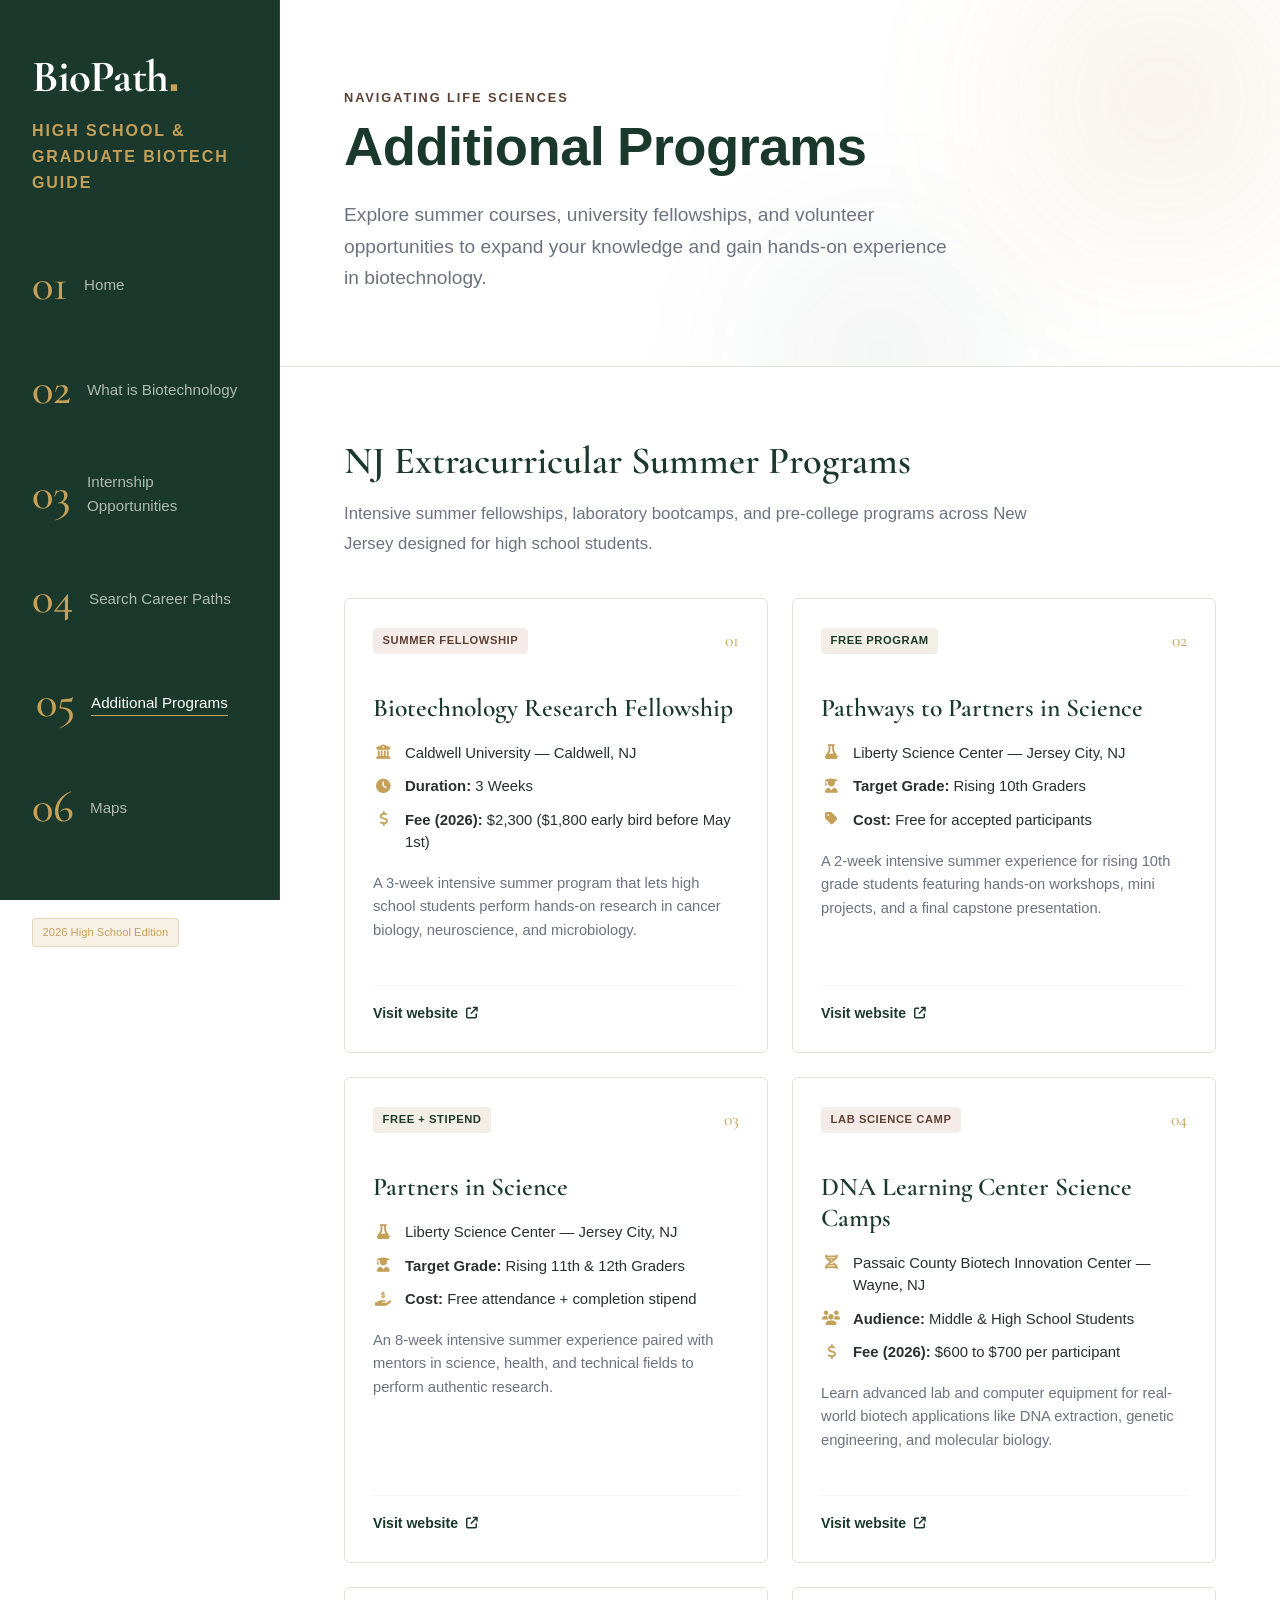
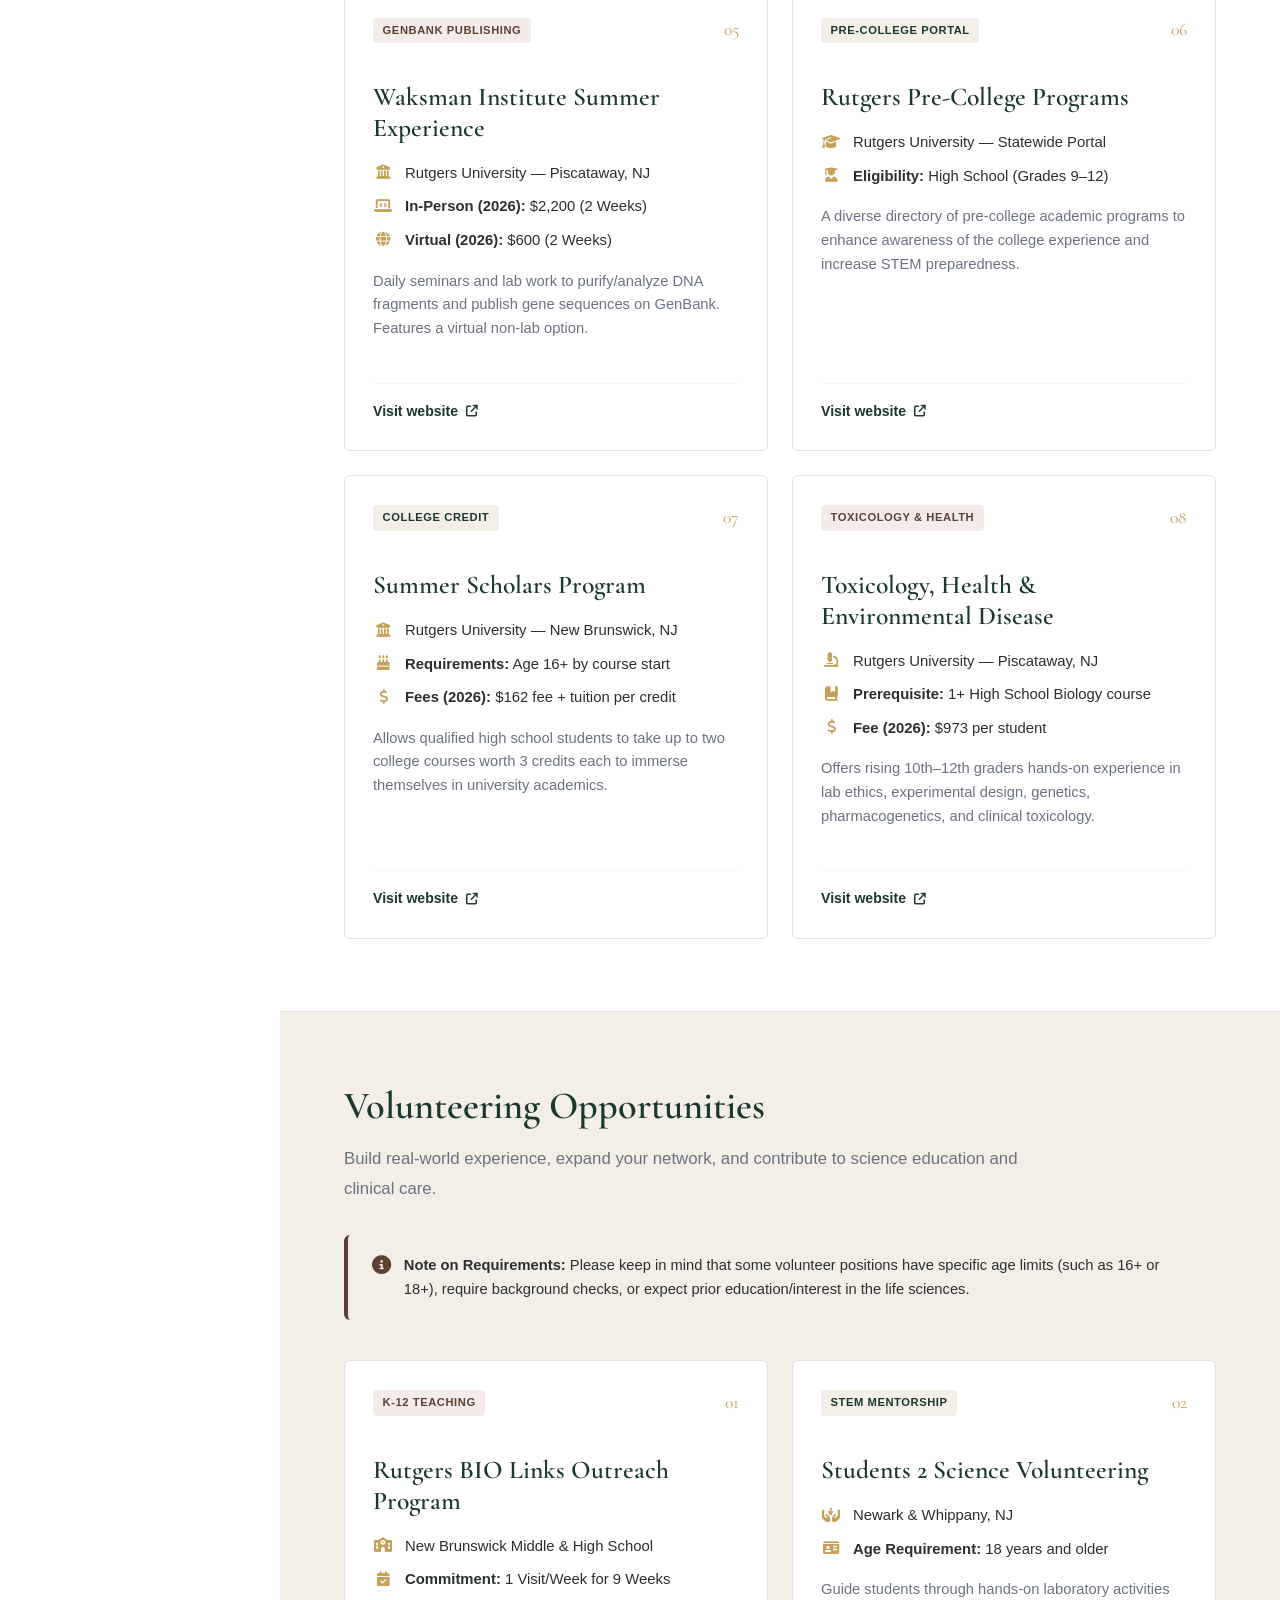
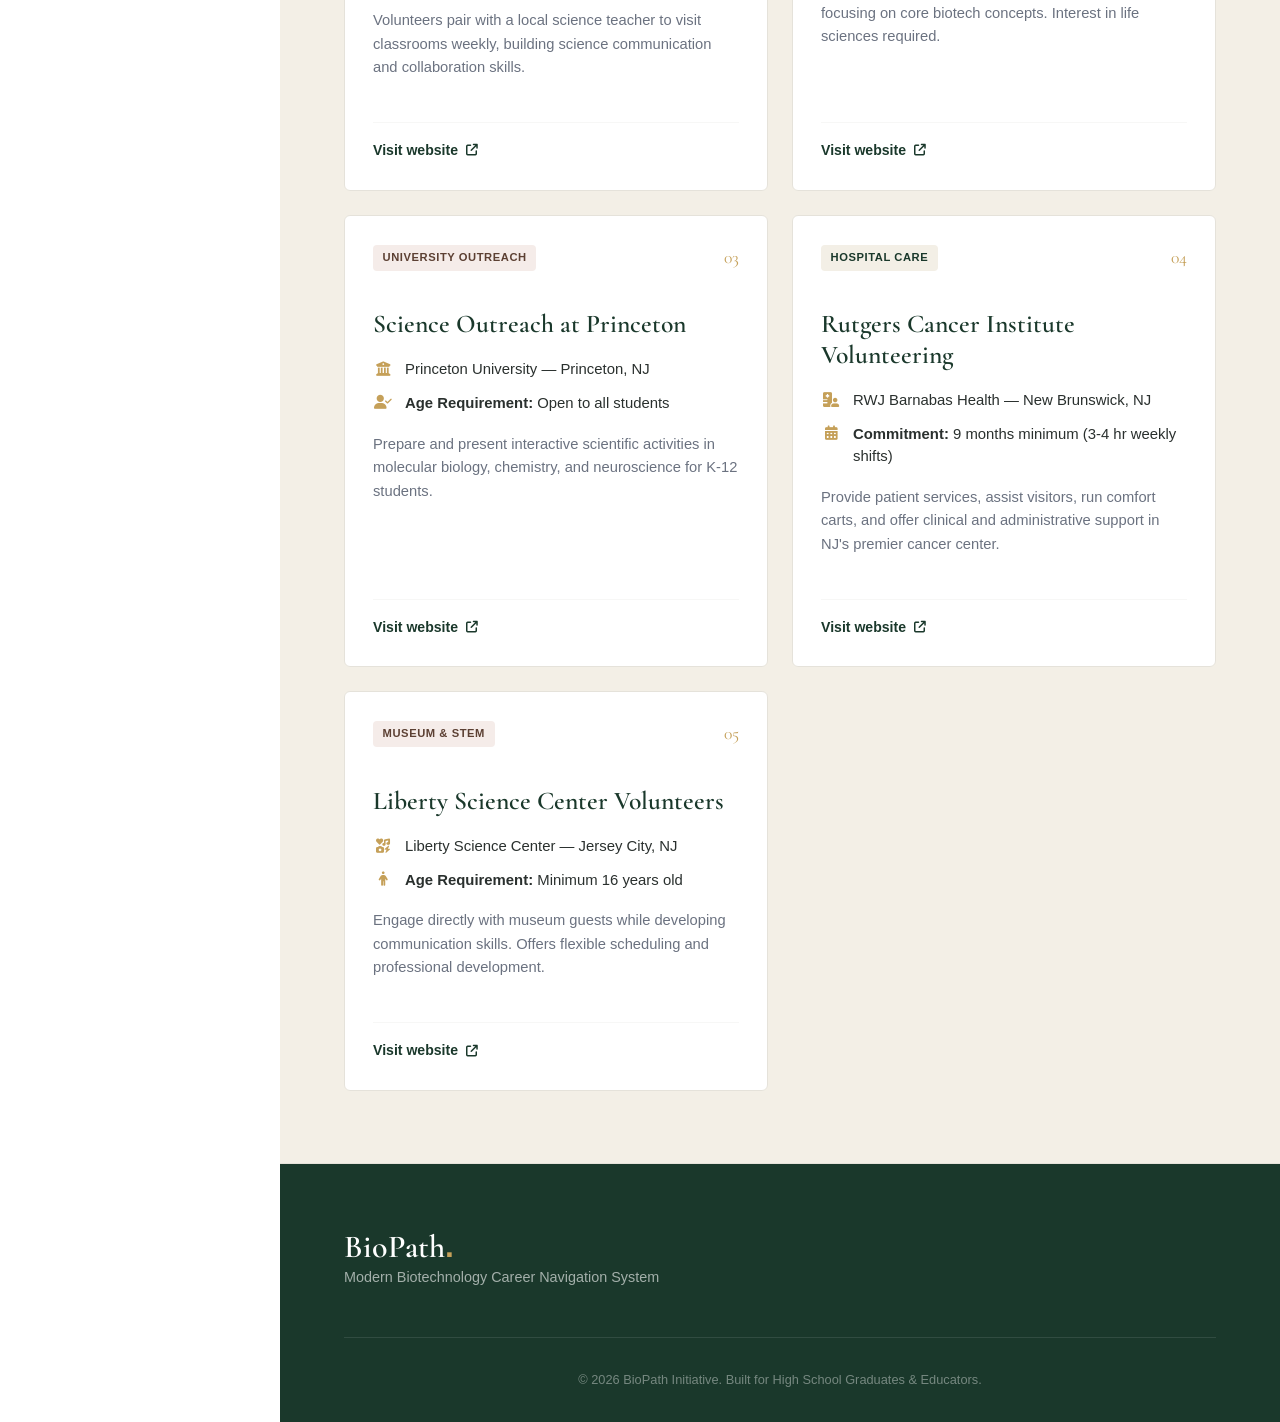
<file: programs.html>
<!DOCTYPE html>
<html lang="en">
<head>
  <meta charset="UTF-8">
  <meta name="viewport" content="width=device-width, initial-scale=1.0">
  <title>BioPath | Additional Biotechnology Programs</title>

  <!-- Google Fonts: Cormorant Garamond & Plus Jakarta Sans -->
  <link rel="preconnect" href="https://fonts.googleapis.com">
  <link rel="preconnect" href="https://fonts.gstatic.com" crossorigin>
  <link href="https://fonts.googleapis.com/css2?family=Cormorant+Garamond:ital,wght@0,400;0,500;0,600;0,700;1,400&family=Plus+Jakarta+Sans:wght@300;400;500;600;700&display=swap" rel="stylesheet">

  <!-- FontAwesome Icons -->
  <link rel="stylesheet" href="https://cdnjs.cloudflare.com/ajax/libs/font-awesome/6.4.0/css/all.min.css">

  <!-- Custom Stylesheets -->
  <link rel="stylesheet" href="style.css">
  <link rel="stylesheet" href="animations.css">
</head>
<body class="page-inner">

  <!-- MOBILE HEADER -->
  <header class="mobile-header">
    <div class="brand-logo">BioPath<span>.</span></div>
    <button class="mobile-toggle" id="mobileMenuToggle" aria-label="Toggle navigation menu">
      <i class="fa-solid fa-bars"></i>
    </button>
  </header>

  <div class="app-container">

    <!-- LEFT NAVIGATION BAR -->
    <aside class="sidebar" id="sidebar">
      <div class="sidebar-header">
        <a href="index.html" class="brand">BioPath<span>.</span></a>
        <p class="brand-subtitle">High School &amp; Graduate Biotech Guide</p>
      </div>

      <nav class="nav-menu">
        <ul>
          <li>
            <a href="index.html" class="nav-link">
              <span class="nav-num">01</span>
              <span class="nav-text">Home</span>
            </a>
          </li>
          <li>
            <a href="biotechnology.html" class="nav-link">
              <span class="nav-num">02</span>
              <span class="nav-text">What is Biotechnology</span>
            </a>
          </li>
          <li>
            <a href="internship.html" class="nav-link">
              <span class="nav-num">03</span>
              <span class="nav-text">Internship Opportunities</span>
            </a>
          </li>
          <li>
            <a href="careers.html" class="nav-link">
              <span class="nav-num">04</span>
              <span class="nav-text">Search Career Paths</span>
            </a>
          </li>
          <li>
            <a href="programs.html" class="nav-link active" aria-current="page">
              <span class="nav-num">05</span>
              <span class="nav-text">Additional Programs</span>
            </a>
          </li>
          <li>
            <a href="maps.html" class="nav-link">
              <span class="nav-num">06</span>
              <span class="nav-text">Maps</span>
            </a>
          </li>
        </ul>
      </nav>

      <div class="sidebar-footer">
        <div class="badge-tag">2026 High School Edition</div>
        <p>© BioPath Initiative</p>
      </div>
    </aside>

    <!-- MAIN CONTENT AREA -->
    <main class="main-content">

      <!-- HERO SECTION -->
      <section id="hero" class="hero-section page-hero">
        <div class="hero-content">
          <span class="section-tagline">Navigating Life Sciences</span>
          <h1 class="hero-title">Additional Programs</h1>
          <p class="hero-description">
            Explore summer courses, university fellowships, and volunteer opportunities to expand your knowledge and gain hands-on experience in biotechnology.
          </p>
        </div>
      </section>

      <!-- SECTION 1: EXTRACURRICULAR SUMMER PROGRAMS -->
      <section id="summer-programs" class="block-section">
        <h2 class="block-title">NJ Extracurricular Summer Programs</h2>
        <p class="block-intro" style="margin-bottom: 2.5rem;">
          Intensive summer fellowships, laboratory bootcamps, and pre-college programs across New Jersey designed for high school students.
        </p>

        <div class="org-grid">

          <!-- 01: Caldwell University -->
          <article class="career-card org-card">
            <div class="card-header">
              <span class="tier-badge hs-badge">Summer Fellowship</span>
              <span class="card-num">01</span>
            </div>
            <h3 class="org-name">Biotechnology Research Fellowship</h3>
            <ul class="org-details">
              <li><i class="fa-solid fa-building-columns" aria-hidden="true"></i><span>Caldwell University — Caldwell, NJ</span></li>
              <li><i class="fa-solid fa-clock" aria-hidden="true"></i><span><strong>Duration:</strong> 3 Weeks</span></li>
              <li><i class="fa-solid fa-dollar-sign" aria-hidden="true"></i><span><strong>Fee (2026):</strong> $2,300 ($1,800 early bird before May 1st)</span></li>
            </ul>
            <p class="card-desc">A 3-week intensive summer program that lets high school students perform hands-on research in cancer biology, neuroscience, and microbiology.</p>
            <div class="org-link">
              <a href="https://www.caldwell.edu" target="_blank" rel="noopener">Visit website <i class="fa-solid fa-arrow-up-right-from-square" aria-hidden="true"></i></a>
            </div>
          </article>

          <!-- 02: Liberty Science Center - Pathways -->
          <article class="career-card org-card">
            <div class="card-header">
              <span class="tier-badge adv-badge">Free Program</span>
              <span class="card-num">02</span>
            </div>
            <h3 class="org-name">Pathways to Partners in Science</h3>
            <ul class="org-details">
              <li><i class="fa-solid fa-flask" aria-hidden="true"></i><span>Liberty Science Center — Jersey City, NJ</span></li>
              <li><i class="fa-solid fa-user-graduate" aria-hidden="true"></i><span><strong>Target Grade:</strong> Rising 10th Graders</span></li>
              <li><i class="fa-solid fa-tag" aria-hidden="true"></i><span><strong>Cost:</strong> Free for accepted participants</span></li>
            </ul>
            <p class="card-desc">A 2-week intensive summer experience for rising 10th grade students featuring hands-on workshops, mini projects, and a final capstone presentation.</p>
            <div class="org-link">
              <a href="https://lsc.org" target="_blank" rel="noopener">Visit website <i class="fa-solid fa-arrow-up-right-from-square" aria-hidden="true"></i></a>
            </div>
          </article>

          <!-- 03: Liberty Science Center - Partners in Science -->
          <article class="career-card org-card">
            <div class="card-header">
              <span class="tier-badge adv-badge">Free + Stipend</span>
              <span class="card-num">03</span>
            </div>
            <h3 class="org-name">Partners in Science</h3>
            <ul class="org-details">
              <li><i class="fa-solid fa-flask" aria-hidden="true"></i><span>Liberty Science Center — Jersey City, NJ</span></li>
              <li><i class="fa-solid fa-user-graduate" aria-hidden="true"></i><span><strong>Target Grade:</strong> Rising 11th &amp; 12th Graders</span></li>
              <li><i class="fa-solid fa-hand-holding-dollar" aria-hidden="true"></i><span><strong>Cost:</strong> Free attendance + completion stipend</span></li>
            </ul>
            <p class="card-desc">An 8-week intensive summer experience paired with mentors in science, health, and technical fields to perform authentic research.</p>
            <div class="org-link">
              <a href="https://lsc.org" target="_blank" rel="noopener">Visit website <i class="fa-solid fa-arrow-up-right-from-square" aria-hidden="true"></i></a>
            </div>
          </article>

          <!-- 04: DNA Learning Center Science Camps -->
          <article class="career-card org-card">
            <div class="card-header">
              <span class="tier-badge hs-badge">Lab Science Camp</span>
              <span class="card-num">04</span>
            </div>
            <h3 class="org-name">DNA Learning Center Science Camps</h3>
            <ul class="org-details">
              <li><i class="fa-solid fa-dna" aria-hidden="true"></i><span>Passaic County Biotech Innovation Center — Wayne, NJ</span></li>
              <li><i class="fa-solid fa-users" aria-hidden="true"></i><span><strong>Audience:</strong> Middle &amp; High School Students</span></li>
              <li><i class="fa-solid fa-dollar-sign" aria-hidden="true"></i><span><strong>Fee (2026):</strong> $600 to $700 per participant</span></li>
            </ul>
            <p class="card-desc">Learn advanced lab and computer equipment for real-world biotech applications like DNA extraction, genetic engineering, and molecular biology.</p>
            <div class="org-link">
              <a href="https://summercamps.dnalc.org" target="_blank" rel="noopener">Visit website <i class="fa-solid fa-arrow-up-right-from-square" aria-hidden="true"></i></a>
            </div>
          </article>

          <!-- 05: Waksman Institute Summer Experience (WISE) -->
          <article class="career-card org-card">
            <div class="card-header">
              <span class="tier-badge hs-badge">GenBank Publishing</span>
              <span class="card-num">05</span>
            </div>
            <h3 class="org-name">Waksman Institute Summer Experience</h3>
            <ul class="org-details">
              <li><i class="fa-solid fa-building-columns" aria-hidden="true"></i><span>Rutgers University — Piscataway, NJ</span></li>
              <li><i class="fa-solid fa-laptop-code" aria-hidden="true"></i><span><strong>In-Person (2026):</strong> $2,200 (2 Weeks)</span></li>
              <li><i class="fa-solid fa-globe" aria-hidden="true"></i><span><strong>Virtual (2026):</strong> $600 (2 Weeks)</span></li>
            </ul>
            <p class="card-desc">Daily seminars and lab work to purify/analyze DNA fragments and publish gene sequences on GenBank. Features a virtual non-lab option.</p>
            <div class="org-link">
              <a href="https://wssp.rutgers.edu/wise" target="_blank" rel="noopener">Visit website <i class="fa-solid fa-arrow-up-right-from-square" aria-hidden="true"></i></a>
            </div>
          </article>

          <!-- 06: Rutgers Pre-College Programs -->
          <article class="career-card org-card">
            <div class="card-header">
              <span class="tier-badge adv-badge">Pre-College Portal</span>
              <span class="card-num">06</span>
            </div>
            <h3 class="org-name">Rutgers Pre-College Programs</h3>
            <ul class="org-details">
              <li><i class="fa-solid fa-graduation-cap" aria-hidden="true"></i><span>Rutgers University — Statewide Portal</span></li>
              <li><i class="fa-solid fa-user-graduate" aria-hidden="true"></i><span><strong>Eligibility:</strong> High School (Grades 9–12)</span></li>
            </ul>
            <p class="card-desc">A diverse directory of pre-college academic programs to enhance awareness of the college experience and increase STEM preparedness.</p>
            <div class="org-link">
              <a href="https://precollege.docs.rutgers.edu" target="_blank" rel="noopener">Visit website <i class="fa-solid fa-arrow-up-right-from-square" aria-hidden="true"></i></a>
            </div>
          </article>

          <!-- 07: Summer Scholars - Rutgers -->
          <article class="career-card org-card">
            <div class="card-header">
              <span class="tier-badge adv-badge">College Credit</span>
              <span class="card-num">07</span>
            </div>
            <h3 class="org-name">Summer Scholars Program</h3>
            <ul class="org-details">
              <li><i class="fa-solid fa-building-columns" aria-hidden="true"></i><span>Rutgers University — New Brunswick, NJ</span></li>
              <li><i class="fa-solid fa-cake-candles" aria-hidden="true"></i><span><strong>Requirements:</strong> Age 16+ by course start</span></li>
              <li><i class="fa-solid fa-dollar-sign" aria-hidden="true"></i><span><strong>Fees (2026):</strong> $162 fee + tuition per credit</span></li>
            </ul>
            <p class="card-desc">Allows qualified high school students to take up to two college courses worth 3 credits each to immerse themselves in university academics.</p>
            <div class="org-link">
              <a href="https://precollegesummer.rutgers.edu/scholars" target="_blank" rel="noopener">Visit website <i class="fa-solid fa-arrow-up-right-from-square" aria-hidden="true"></i></a>
            </div>
          </article>

          <!-- 08: THED High School Program -->
          <article class="career-card org-card">
            <div class="card-header">
              <span class="tier-badge hs-badge">Toxicology &amp; Health</span>
              <span class="card-num">08</span>
            </div>
            <h3 class="org-name">Toxicology, Health &amp; Environmental Disease</h3>
            <ul class="org-details">
              <li><i class="fa-solid fa-microscope" aria-hidden="true"></i><span>Rutgers University — Piscataway, NJ</span></li>
              <li><i class="fa-solid fa-book-bookmark" aria-hidden="true"></i><span><strong>Prerequisite:</strong> 1+ High School Biology course</span></li>
              <li><i class="fa-solid fa-dollar-sign" aria-hidden="true"></i><span><strong>Fee (2026):</strong> $973 per student</span></li>
            </ul>
            <p class="card-desc">Offers rising 10th–12th graders hands-on experience in lab ethics, experimental design, genetics, pharmacogenetics, and clinical toxicology.</p>
            <div class="org-link">
              <a href="https://precollege.docs.rutgers.edu" target="_blank" rel="noopener">Visit website <i class="fa-solid fa-arrow-up-right-from-square" aria-hidden="true"></i></a>
            </div>
          </article>

        </div>
      </section>

      <!-- SECTION 2: VOLUNTEERING OPPORTUNITIES -->
      <section id="volunteering" class="block-section alt-bg">
        <h2 class="block-title">Volunteering Opportunities</h2>
        <p class="block-intro" style="margin-bottom: 2rem;">
          Build real-world experience, expand your network, and contribute to science education and clinical care.
        </p>

        <blockquote class="notice-callout">
          <i class="fa-solid fa-circle-info" aria-hidden="true"></i>
          <span><strong>Note on Requirements:</strong> Please keep in mind that some volunteer positions have specific age limits (such as 16+ or 18+), require background checks, or expect prior education/interest in the life sciences.</span>
        </blockquote>

        <div class="org-grid">

          <!-- Vol 01: Rutgers BIO links -->
          <article class="career-card org-card">
            <div class="card-header">
              <span class="tier-badge hs-badge">K-12 Teaching</span>
              <span class="card-num">01</span>
            </div>
            <h3 class="org-name">Rutgers BIO Links Outreach Program</h3>
            <ul class="org-details">
              <li><i class="fa-solid fa-school" aria-hidden="true"></i><span>New Brunswick Middle &amp; High School</span></li>
              <li><i class="fa-solid fa-calendar-check" aria-hidden="true"></i><span><strong>Commitment:</strong> 1 Visit/Week for 9 Weeks</span></li>
            </ul>
            <p class="card-desc">Volunteers pair with a local science teacher to visit classrooms weekly, building science communication and collaboration skills.</p>
            <div class="org-link">
              <a href="https://grad.rutgers.edu/academics/graduate-programs/bio-links" target="_blank" rel="noopener">Visit website <i class="fa-solid fa-arrow-up-right-from-square" aria-hidden="true"></i></a>
            </div>
          </article>

          <!-- Vol 02: Students 2 Science -->
          <article class="career-card org-card">
            <div class="card-header">
              <span class="tier-badge adv-badge">STEM Mentorship</span>
              <span class="card-num">02</span>
            </div>
            <h3 class="org-name">Students 2 Science Volunteering</h3>
            <ul class="org-details">
              <li><i class="fa-solid fa-hands-holding-child" aria-hidden="true"></i><span>Newark &amp; Whippany, NJ</span></li>
              <li><i class="fa-solid fa-id-card" aria-hidden="true"></i><span><strong>Age Requirement:</strong> 18 years and older</span></li>
            </ul>
            <p class="card-desc">Guide students through hands-on laboratory activities focusing on core biotech concepts. Interest in life sciences required.</p>
            <div class="org-link">
              <a href="https://www.justserve.org/projects/80e35ee6-bd61-49d1-86b5-60607f2125f5" target="_blank" rel="noopener">Visit website <i class="fa-solid fa-arrow-up-right-from-square" aria-hidden="true"></i></a>
            </div>
          </article>

          <!-- Vol 03: Princeton Science Outreach -->
          <article class="career-card org-card">
            <div class="card-header">
              <span class="tier-badge hs-badge">University Outreach</span>
              <span class="card-num">03</span>
            </div>
            <h3 class="org-name">Science Outreach at Princeton</h3>
            <ul class="org-details">
              <li><i class="fa-solid fa-university" aria-hidden="true"></i><span>Princeton University — Princeton, NJ</span></li>
              <li><i class="fa-solid fa-user-check" aria-hidden="true"></i><span><strong>Age Requirement:</strong> Open to all students</span></li>
            </ul>
            <p class="card-desc">Prepare and present interactive scientific activities in molecular biology, chemistry, and neuroscience for K-12 students.</p>
            <div class="org-link">
              <a href="https://scienceoutreach.princeton.edu/become-science-outreach-volunteer" target="_blank" rel="noopener">Visit website <i class="fa-solid fa-arrow-up-right-from-square" aria-hidden="true"></i></a>
            </div>
          </article>

          <!-- Vol 04: RWJ / Rutgers Cancer Institute -->
          <article class="career-card org-card">
            <div class="card-header">
              <span class="tier-badge adv-badge">Hospital Care</span>
              <span class="card-num">04</span>
            </div>
            <h3 class="org-name">Rutgers Cancer Institute Volunteering</h3>
            <ul class="org-details">
              <li><i class="fa-solid fa-hospital-user" aria-hidden="true"></i><span>RWJ Barnabas Health — New Brunswick, NJ</span></li>
              <li><i class="fa-solid fa-calendar-days" aria-hidden="true"></i><span><strong>Commitment:</strong> 9 months minimum (3-4 hr weekly shifts)</span></li>
            </ul>
            <p class="card-desc">Provide patient services, assist visitors, run comfort carts, and offer clinical and administrative support in NJ's premier cancer center.</p>
            <div class="org-link">
              <a href="https://www.rwjbh.org/rwj-university-hospital-new-brunswick/volunteer-opportunities-at-rwjuh/cancer-institute-of-nj-volunteers/" target="_blank" rel="noopener">Visit website <i class="fa-solid fa-arrow-up-right-from-square" aria-hidden="true"></i></a>
            </div>
          </article>

          <!-- Vol 05: Liberty Science Center Volunteers -->
          <article class="career-card org-card">
            <div class="card-header">
              <span class="tier-badge hs-badge">Museum &amp; STEM</span>
              <span class="card-num">05</span>
            </div>
            <h3 class="org-name">Liberty Science Center Volunteers</h3>
            <ul class="org-details">
              <li><i class="fa-solid fa-icons" aria-hidden="true"></i><span>Liberty Science Center — Jersey City, NJ</span></li>
              <li><i class="fa-solid fa-person" aria-hidden="true"></i><span><strong>Age Requirement:</strong> Minimum 16 years old</span></li>
            </ul>
            <p class="card-desc">Engage directly with museum guests while developing communication skills. Offers flexible scheduling and professional development.</p>
            <div class="org-link">
              <a href="https://lsc.org/volunteer" target="_blank" rel="noopener">Visit website <i class="fa-solid fa-arrow-up-right-from-square" aria-hidden="true"></i></a>
            </div>
          </article>

        </div>
      </section>

      <!-- FOOTER -->
      <footer class="footer">
        <div class="footer-content">
          <div class="footer-brand">
            <h3>BioPath<span>.</span></h3>
            <p>Modern Biotechnology Career Navigation System</p>
          </div>
        </div>
        <div class="footer-bottom">
          <p>© 2026 BioPath Initiative. Built for High School Graduates &amp; Educators.</p>
        </div>
      </footer>

    </main>
  </div>

  <!-- Custom JavaScript -->
  <script src="script.js"></script>
  <script src="animations.js" defer></script>
</body>
</html>
</file>
<file: style.css>
/* ==========================================================================
   BIOPATH MASTER STYLESHEET
   Design Aesthetic: Ultra-Clean, Modern, Simple & Elegant (Inspired by Altermind)
   Color Palette: Dark Green, Brown, White, Tan, Light Gray, Cream, Gold, Light Pink
   ========================================================================== */

   :root {
    /* Preferred Color Palette */
    --color-dark-green: #1A382B;
    --color-green-hover: #244A39;
    --color-brown: #5C4033;
    --color-cream: #FBF9F4;
    --color-tan: #F3EFE6;
    --color-light-pink: #F5ECE9;
    --color-gold: #C5A059;
    --color-light-gray: #F7F7F6;
    --color-white: #FFFFFF;
    --color-text-dark: #2A302E;
    --color-text-muted: #6B7280;
    --color-border: #E5E2DA;
  
    /* Typography */
    --font-serif: 'Cormorant Garamond', Georgia, serif;
    --font-sans: 'Plus Jakarta Sans', system-ui, -apple-system, sans-serif;
  
    /* Layout Constants */
    --sidebar-width: 280px;
    --border-radius: 6px;
    --transition-smooth: all 0.3s cubic-bezier(0.16, 1, 0.3, 1);
  }
  
  /* Reset & Base Setup */
  * {
    margin: 0;
    padding: 0;
    box-sizing: border-box;
  }
  
  html {
    scroll-behavior: smooth;
    font-size: 16px;
  }
  
  body {
    font-family: var(--font-sans);
    background-color: var(--color-cream);
    color: var(--color-text-dark);
    line-height: 1.6;
    -webkit-font-smoothing: antialiased;
  }
  
  /* Typography Defaults */
  h1, h2, h3, h4 {
    font-family: var(--font-serif);
    font-weight: 600;
    color: var(--color-dark-green);
    line-height: 1.15;
  }
  
  a {
    color: inherit;
    text-decoration: none;
  }
  a{
    color:rgb(148, 192, 159);
    text-decoration:none;

}
a:hover{
    color:rgb(219, 218, 199);
    text-decoration:underline;
}
  
  /* Layout App Structure */
  .app-container {
    display: flex;
    min-height: 100vh;
  }
  
  /* ==========================================================================
     LEFT NAVIGATION BAR (SIDEBAR)
     ========================================================================== */
  .sidebar {
    width: var(--sidebar-width);
    background-color: var(--color-dark-green);
    color: var(--color-white);
    position: fixed;
    top: 0;
    bottom: 0;
    left: 0;
    display: flex;
    flex-direction: column;
    justify-content: space-between;
    padding: 2.5rem 2rem;
    z-index: 100;
    border-right: 1px solid rgba(255, 255, 255, 0.08);
  }
  
  .brand {
    font-family: var(--font-serif);
    font-size: 2.8rem;
    font-weight: 700;
    color: var(--color-white);
    letter-spacing: -0.02em;
  }
  
  .brand span {
    color: var(--color-gold);
  }
  
  .brand-subtitle {
    font-size: 1.0rem;
    color: var(--color-gold);
    text-transform: uppercase;
    letter-spacing: 0.12em;
    margin-top: 0.3rem;
    font-weight: 600;
  }
  
  .nav-menu {
    margin: 3rem 0;
  }
  
  .nav-menu ul {
    list-style: none;
  }
  
  .nav-menu li {
    margin-bottom: 1.25rem;
  }
  
  .nav-link {
    display: flex;
    align-items: center;
    gap: 1rem;
    color: rgba(255, 255, 255, 0.65);
    font-size: 0.95rem;
    font-weight: 500;
    transition: var(--transition-smooth);
    padding: 0.4rem 0;
  }
  
  .nav-num {
    font-family: var(--font-serif);
    font-size: 2.8rem;
    color: var(--color-gold);
  }
  
  .nav-link:hover, .nav-link.active {
    color: var(--color-white);
    transform: translateX(4px);
  }
  
  .nav-link.active .nav-text {
    border-bottom: 1px solid var(--color-gold);
  }
  
  .sidebar-footer {
    font-size: 0.9rem;
    color: rgba(255, 255, 255, 0.5);
  }
  
  .badge-tag {
    display: inline-block;
    background-color: rgba(197, 160, 89, 0.15);
    color: var(--color-gold);
    padding: 0.3rem 0.6rem;
    border-radius: 4px;
    font-size: 0.7rem;
    margin-bottom: 0.75rem;
    border: 1px solid rgba(197, 160, 89, 0.3);
  }
  
  /* Mobile Header */
  .mobile-header {
    display: none;
    background-color: var(--color-dark-green);
    color: var(--color-white);
    padding: 1.2rem 1.5rem;
    justify-content: space-between;
    align-items: center;
    position: sticky;
    top: 0;
    z-index: 101;
  }
  
  .mobile-header .brand-logo {
    font-family: var(--font-serif);
    font-size: 1.8rem;
    font-weight: 700;
  }
  
  .mobile-header .brand-logo span {
    color: var(--color-gold);
  }
  
  .mobile-toggle {
    background: none;
    border: none;
    color: var(--color-white);
    font-size: 1.4rem;
    cursor: pointer;
  }
  
  /* ==========================================================================
     MAIN CONTENT AREA
     ========================================================================== */
  .main-content {
    margin-left: var(--sidebar-width);
    flex: 1;
    min-width: 0;
    display: flex;
    flex-direction: column;
    min-height: 100vh;
    transition: var(--transition-smooth);
  }
  .main-content > section:last-of-type {
  flex-grow: 1;
}
  .section {
    padding: 5rem 4rem;
    border-bottom: 1px solid var(--color-border);
  }
  
  .section.alt-bg {
    background-color: var(--color-tan);
  }
  
  .section-tagline {
    font-size: 0.8rem;
    text-transform: uppercase;
    letter-spacing: 0.15em;
    color: var(--color-brown);
    font-weight: 700;
    display: block;
    margin-bottom: 0.5rem;
  }
  
  .section-title {
    font-size: 2.75rem;
    margin-bottom: 1rem;
  }
  
  .section-intro {
    font-size: 1.1rem;
    color: var(--color-text-muted);
    max-width: 680px;
  }
  
  .section-header {
    margin-bottom: 3rem;
  }
  
  /* HERO SECTION */
  .hero-section {
    padding: 7rem 4rem 5rem 4rem;
    background-color: var(--color-white);
    border-bottom: 1px solid var(--color-border);
  }
  
.hero-img-wrapper {
  width: 100%;
  overflow: hidden;
  display: flex;
  justify-content: center;
  align-items: center;
  max-height: 400px; /* Set desired hero height */
}

.heroimg {
  transform: rotate(270deg);
  min-width: 140vh; /* Ensures the rotated height covers wide viewports */
  height: auto;
  flex-shrink: 0;
  margin: 0;
  padding: 0;
}
  
  .hero-title {
    font-family: var(--font-serif);
    font-size: 3.8rem;
    max-width: 850px;
    margin-bottom: 1.5rem;
    letter-spacing: -0.01em;
    
  }
  
  .hero-description {
    font-size: 1.25rem;
    color: var(--color-text-muted);
    max-width: 650px;
    margin-bottom: 2.5rem;
    font-weight: 400;
  }
  
  .hero-actions {
    display: flex;
    gap: 1rem;
    align-items: center;
    margin-bottom: 4rem;
  }
  
  /* Buttons */
  .btn {
    display: inline-flex;
    align-items: center;
    gap: 0.6rem;
    padding: 0.85rem 1.8rem;
    font-size: 0.95rem;
    font-weight: 600;
    border-radius: var(--border-radius);
    transition: var(--transition-smooth);
    cursor: pointer;
    border: none;
  }
  
  .btn-primary {
    background-color: var(--color-dark-green);
    color: var(--color-white);
  }
  
  .btn-primary:hover {
    background-color: var(--color-green-hover);
    transform: translateY(-2px);
  }
  
  .btn-secondary {
    background-color: var(--color-tan);
    color: var(--color-dark-green);
    border: 1px solid var(--color-border);
  }
  
  .btn-secondary:hover {
    background-color: var(--color-border);
  }
  
  /* Hero Stats */
  .hero-stats {
    display: grid;
    grid-template-columns: repeat(3, 1fr);
    gap: 2rem;
    padding-top: 3rem;
    border-top: 1px solid var(--color-border);
    max-width: 800px;
  }
  
  .stat-number {
    display: block;
    font-family: var(--font-serif);
    font-size: 2.8rem;
    color: var(--color-brown);
    font-weight: 700;
    line-height: 1;
  }
  
  .stat-label {
    font-size: 0.85rem;
    color: var(--color-text-muted);
    text-transform: uppercase;
    letter-spacing: 0.05em;
    margin-top: 0.4rem;
    display: block;
  }
  
  /* ==========================================================================
     DEGREE FILTER SECTION
     ========================================================================== */
  .degree-filter-bar {
    display: flex;
    flex-wrap: wrap;
    gap: 0.6rem;
  }
  
  .degree-chip {
    background-color: var(--color-white);
    border: 1px solid var(--color-border);
    padding: 0.55rem 1.1rem;
    border-radius: 30px;
    font-size: 0.88rem;
    color: var(--color-text-dark);
    cursor: pointer;
    transition: var(--transition-smooth);
    font-family: var(--font-sans);
  }
  
  .degree-chip:hover {
    border-color: var(--color-dark-green);
    background-color: var(--color-light-pink);
  }
  
  .degree-chip.active {
    background-color: var(--color-dark-green);
    color: var(--color-white);
    border-color: var(--color-dark-green);
  }
  
  /* Active Degree Filter Banner */
  .active-filter-indicator {
    background-color: var(--color-light-pink);
    border: 1px solid rgba(92, 64, 51, 0.2);
    padding: 0.8rem 1.2rem;
    border-radius: var(--border-radius);
    margin-bottom: 2rem;
    display: flex;
    justify-content: space-between;
    align-items: center;
    font-size: 0.9rem;
  }
  
  .active-filter-indicator button {
    background: none;
    border: none;
    color: var(--color-brown);
    font-weight: 600;
    cursor: pointer;
  }
  
  /* ==========================================================================
     CAREER CARDS & CONTROLS
     ========================================================================== */
  .flex-header {
    display: flex;
    justify-content: space-between;
    align-items: flex-end;
    flex-wrap: wrap;
    gap: 2rem;
  }
  
  .controls-wrapper {
    display: flex;
    flex-direction: column;
    gap: 1rem;
    width: 100%;
    max-width: 500px;
  }
  
  .search-box {
    position: relative;
    width: 100%;
  }
  
  .search-box i {
    position: absolute;
    left: 1rem;
    top: 50%;
    transform: translateY(-50%);
    color: var(--color-text-muted);
  }
  
  .search-box input {
    width: 100%;
    padding: 0.75rem 1rem 0.75rem 2.6rem;
    border-radius: var(--border-radius);
    border: 1px solid var(--color-border);
    background-color: var(--color-white);
    font-family: var(--font-sans);
    font-size: 0.9rem;
    outline: none;
    transition: var(--transition-smooth);
  }
  
  .search-box input:focus {
    border-color: var(--color-dark-green);
    box-shadow: 0 0 0 3px rgba(26, 56, 43, 0.08);
  }
  
  .tab-buttons {
    display: flex;
    background-color: var(--color-tan);
    padding: 0.25rem;
    border-radius: var(--border-radius);
    border: 1px solid var(--color-border);
  }
  
  .tab-btn {
    flex: 1;
    padding: 0.5rem 0.8rem;
    border: none;
    background: none;
    font-size: 0.8rem;
    font-weight: 600;
    color: var(--color-text-muted);
    cursor: pointer;
    border-radius: 4px;
    transition: var(--transition-smooth);
  }
  
  .tab-btn.active {
    background-color: var(--color-white);
    color: var(--color-dark-green);
    box-shadow: 0 2px 4px rgba(0,0,0,0.04);
  }
  
  /* CAREERS GRID */
  .careers-grid {
    display: grid;
    grid-template-columns: repeat(auto-fill, minmax(320px, 1fr));
    gap: 1.5rem;
  }
  
  .career-card {
    background-color: var(--color-white);
    border: 1px solid var(--color-border);
    border-radius: var(--border-radius);
    padding: 1.8rem;
    display: flex;
    flex-direction: column;
    justify-content: space-between;
    transition: var(--transition-smooth);
    position: relative;
  }
  
  .career-card:hover {
    transform: translateY(-4px);
    border-color: var(--color-dark-green);
    box-shadow: 0 12px 24px rgba(0,0,0,0.04);
  }
  
  .card-header {
    display: flex;
    justify-content: space-between;
    align-items: center;
    margin-bottom: 1.2rem;
  }
  
  .tier-badge {
    font-size: 0.7rem;
    font-weight: 700;
    text-transform: uppercase;
    letter-spacing: 0.05em;
    padding: 0.25rem 0.6rem;
    border-radius: 4px;
  }
  
  .hs-badge {
    background-color: var(--color-light-pink);
    color: var(--color-brown);
  }
  
  .adv-badge {
    background-color: var(--color-tan);
    color: var(--color-dark-green);
  }
  
  .card-num {
    font-family: var(--font-serif);
    font-size: 1.1rem;
    color: var(--color-gold);
  }
  
  .card-title {
    font-size: 1.6rem;
    margin-bottom: 0.6rem;
  }
  
  .card-req {
    font-size: 0.85rem;
    font-weight: 600;
    color: var(--color-brown);
    margin-bottom: 0.8rem;
    display: flex;
    align-items: flex-start;
    gap: 0.5rem;
  }
  
  .card-req i {
    margin-top: 0.2rem;
  }

  .card-info {
    font-size: 15px;
    font-weight: 600;
    color:darkolivegreen;
    margin-bottom: 0.8rem;
    display: flex;
    align-items: flex-start;
    gap: 0.5rem;
  }
  
  .card-desc {
    font-size: 0.92rem;
    color: var(--color-text-muted);
    margin-bottom: 1.5rem;
    flex-grow: 1;
  }
  
  .card-footer {
    display: flex;
    justify-content: space-between;
    align-items: center;
    padding-top: 1rem;
    border-top: 1px solid var(--color-light-gray);
  }
  
  .field-pill {
    font-size: 0.75rem;
    color: var(--color-text-muted);
    font-weight: 500;
  }
  
  .card-btn {
    background: none;
    border: none;
    color: var(--color-dark-green);
    font-weight: 700;
    font-size: 0.85rem;
    cursor: pointer;
    display: flex;
    align-items: center;
    gap: 0.4rem;
    transition: var(--transition-smooth);
  }
  
  .card-btn:hover {
    color: var(--color-gold);
    transform: translateX(3px);
  }
  
  /* ==========================================================================
     ABOUT SECTION
     ========================================================================== */
  .about-grid {
    display: grid;
    grid-template-columns: repeat(3, 1fr);
    gap: 2rem;
  }
  
  .about-card {
    background-color: var(--color-white);
    padding: 2rem;
    border-radius: var(--border-radius);
    border: 1px solid var(--color-border);
  }
  
  .about-icon {
    font-size: 1.8rem;
    color: var(--color-gold);
    margin-bottom: 1rem;
  }
  
  .about-card h3 {
    font-size: 1.4rem;
    margin-bottom: 0.6rem;
  }
  
  .about-card p {
    font-size: 0.92rem;
    color: var(--color-text-muted);
  }
  
  /* ==========================================================================
     FOOTER
     ========================================================================== */
  .footer {
    background-color: var(--color-dark-green);
    color: var(--color-white);
    padding: 4rem 4rem 2rem 4rem;
    margin:0;
    margin-top:auto;
    width:100%;
    box-sizing:border-box;
  }
  
  .footer-content {
    display: flex;
    justify-content: space-between;
    align-items: center;
    padding-bottom: 3rem;
    border-bottom: 1px solid rgba(255, 255, 255, 0.1);
  }
  
  .footer-brand h3 {
    color: var(--color-white);
    font-size: 2rem;
  }
  
  .footer-brand h3 span {
    color: var(--color-gold);
  }
  
  .footer-brand p {
    color: rgba(255, 255, 255, 0.6);
    font-size: 0.9rem;
  }
  
  .footer-links {
    display: flex;
    gap: 2rem;
  }
  
  .footer-links a {
    color: rgba(255, 255, 255, 0.7);
    font-size: 0.9rem;
    transition: var(--transition-smooth);
  }
  
  .footer-links a:hover {
    color: var(--color-gold);
  }
  
  .footer-bottom {
    padding-top: 2rem;
    text-align: center;
    font-size: 0.8rem;
    color: rgba(255, 255, 255, 0.4);
  }
  
  /* ==========================================================================
     MODAL DRAWER
     ========================================================================== */
  .modal-overlay {
    position: fixed;
    top: 0;
    left: 0;
    right: 0;
    bottom: 0;
    background-color: rgba(26, 56, 43, 0.4);
    backdrop-filter: blur(4px);
    z-index: 200;
    display: flex;
    justify-content: flex-end;
    opacity: 0;
    pointer-events: none;
    transition: var(--transition-smooth);
  }
  
  .modal-overlay.active {
    opacity: 1;
    pointer-events: auto;
  }
  
  .modal-drawer {
    width: 100%;
    max-width: 500px;
    background-color: var(--color-white);
    height: 100%;
    padding: 3rem 2.5rem;
    display: flex;
    flex-direction: column;
    justify-content: space-between;
    transform: translateX(100%);
    transition: var(--transition-smooth);
    position: relative;
  }
  
  .modal-overlay.active .modal-drawer {
    transform: translateX(0);
  }
  
  .modal-close {
    position: absolute;
    top: 1.5rem;
    right: 1.5rem;
    background: none;
    border: none;
    font-size: 1.5rem;
    color: var(--color-text-muted);
    cursor: pointer;
  }
  
  .modal-header h2 {
    font-size: 2.2rem;
    margin-top: 0.5rem;
  }
  
  .modal-body {
    margin: 2rem 0;
    flex-grow: 1;
  }
  
  .modal-section {
    margin-bottom: 1.8rem;
  }
  
  .modal-section h4 {
    font-size: 0.9rem;
    text-transform: uppercase;
    letter-spacing: 0.08em;
    color: var(--color-brown);
    margin-bottom: 0.5rem;
    display: flex;
    align-items: center;
    gap: 0.5rem;
  }
  
  .highlight-text {
    font-weight: 600;
    color: var(--color-dark-green);
  }
  
  .skills-tags {
    display: flex;
    flex-wrap: wrap;
    gap: 0.5rem;
    margin-top: 0.5rem;
  }
  
  .skill-pill {
    background-color: var(--color-tan);
    color: var(--color-dark-green);
    padding: 0.3rem 0.7rem;
    border-radius: 4px;
    font-size: 0.8rem;
    font-weight: 600;
  }
  
  /* ==========================================================================
     RESPONSIVE DESIGN (MEDIA QUERIES)
     ========================================================================== */
  @media (max-width: 1024px) {
    .sidebar {
      transform: translateX(-100%);
      transition: var(--transition-smooth);
    }
  
    .sidebar.mobile-open {
      transform: translateX(0);
    }
  
    .mobile-header {
      display: flex;
    }
  
    .main-content {
      margin-left: 0;
    }
  
    .hero-title {
      font-size: 2.8rem;
    }
  
    .section {
      padding: 3.5rem 2rem;
    }
  
    .hero-section {
      padding: 4rem 2rem 3rem 2rem;
    }
  
    .about-grid {
      grid-template-columns: 1fr;
    }
  }
  
  @media (max-width: 640px) {
    .hero-stats {
      grid-template-columns: 1fr;
      gap: 1.5rem;
    }
  
    .flex-header {
      flex-direction: column;
      align-items: flex-start;
    }
  
    .footer-content {
      flex-direction: column;
      align-items: flex-start;
      gap: 2rem;
    }
  }
  h2{
    font-size:30px;
    color: var(--color-text-muted);
    margin-bottom: 1rem;
    font-weight: 400;
  }
  /* ==========================================================================
   BIOPATH | INNER PAGE STYLES
   Loaded AFTER style.css, only by biotechnology.html and internship.html.
   Everything is scoped to body.page-inner, so index.html is unaffected.
   Uses the same palette, fonts, and tokens defined in style.css.
   ========================================================================== */

/* ---------- Shared helpers ---------- */
.page-inner .sr-only {
  position: absolute;
  width: 1px;
  height: 1px;
  padding: 0;
  margin: -1px;
  overflow: hidden;
  clip: rect(0, 0, 0, 0);
  white-space: nowrap;
  border: 0;
}

/* Keyboard focus */
.page-inner a:focus-visible,
.page-inner input:focus-visible,
.page-inner button:focus-visible {
  outline: 2px solid var(--color-gold);
  outline-offset: 3px;
}

/* style.css removes the active nav highlight whenever the page scrolls
   (script.js). aria-current is not touched by that script, so the current
   page stays marked. */
.page-inner .nav-link[aria-current="page"] {
  color: var(--color-white);
  transform: translateX(4px);
}
.page-inner .nav-link[aria-current="page"] .nav-text {
  border-bottom: 1px solid var(--color-gold);
}

/* Links inside page content: readable on light backgrounds */
.page-inner .main-content a {
  color: var(--color-dark-green);
  text-decoration: underline;
  text-decoration-color: rgba(197, 160, 89, 0.7);
  text-decoration-thickness: 1px;
  text-underline-offset: 0.25em;
  transition: var(--transition-smooth);
}
.page-inner .main-content a:hover {
  color: var(--color-brown);
  text-decoration-color: var(--color-gold);
}

/* ---------- Page hero ---------- */
.page-inner .page-hero {
  padding: 5.5rem 4rem 4.5rem;
}
.page-inner .page-hero .hero-title {
  font-size: 3.4rem;
  margin-bottom: 1.25rem;
}
.page-inner .page-hero .hero-description {
  font-size: 1.2rem;
  line-height: 1.65;
  margin-bottom: 0;
  max-width: 620px;
}

/* ---------- Section headings (replaces the global h2 rule for these pages) ---------- */
.page-inner .block-title {
  font-family: var(--font-serif);
  font-size: 2.4rem;
  font-weight: 600;
  color: var(--color-dark-green);
  line-height: 1.15;
  margin-bottom: 1rem;
}
.page-inner .block-intro {
  font-size: 1.05rem;
  line-height: 1.75;
  color: var(--color-text-muted);
  max-width: 720px;
}
.page-inner .block-section {
  padding: 4.5rem 4rem;
  border-bottom: 1px solid var(--color-border);
}
.page-inner .block-section.alt-bg {
  background-color: var(--color-tan);
}

/* ==========================================================================
   BIOTECHNOLOGY PAGE
   ========================================================================== */
.intro-split {
  display: grid;
  grid-template-columns: minmax(0, 1fr) 320px;
  gap: 4rem;
  align-items: start;
  margin-top: 0.5rem;
}

.page-inner .lead {
  font-family: var(--font-serif);
  font-size: 1.75rem;
  line-height: 1.4;
  color: var(--color-text-dark);
  max-width: 640px;
  font-weight: 500;
}

.used-in {
  margin-top: 2.5rem;
}
.page-inner .used-in-title {
  font-family: var(--font-sans);
  font-size: 0.95rem;
  font-weight: 600;
  color: var(--color-text-muted);
  margin-bottom: 1rem;
}
.field-list {
  list-style: none;
  display: grid;
  grid-template-columns: repeat(2, minmax(0, 1fr));
  gap: 0.75rem;
  max-width: 560px;
}
.field-list li {
  display: flex;
  align-items: center;
  gap: 0.85rem;
  padding: 0.9rem 1.1rem;
  background-color: var(--color-cream);
  border: 1px solid var(--color-border);
  border-radius: var(--border-radius);
  font-weight: 600;
  font-size: 0.95rem;
  color: var(--color-dark-green);
}
.field-list i {
  width: 1.4rem;
  text-align: center;
  color: var(--color-gold);
  font-size: 1.1rem;
}

.photo-frame {
  display: block;
  width: 100%;
  aspect-ratio: 1 / 1;
  object-fit: cover;
  border-radius: 3px;
  margin: 0;
  padding: 0.75rem;
  background-color: var(--color-tan);
  border: 1px solid var(--color-border);
  border-radius: var(--border-radius);
}

/* Comparison */
.compare-grid {
  display: grid;
  grid-template-columns: repeat(3, minmax(0, 1fr));
  gap: 1.5rem;
  margin-top: 2.75rem;
  align-items: stretch;
}
.compare-card {
  background-color: var(--color-white);
  border: 1px solid var(--color-border);
  border-radius: var(--border-radius);
  padding: 2rem;
  display: flex;
  flex-direction: column;
  gap: 0.9rem;
}
.page-inner .compare-card h3 {
  font-size: 1.7rem;
}
.compare-card p {
  font-size: 0.98rem;
  line-height: 1.7;
  color: var(--color-text-muted);
}
.compare-card .compare-uses {
  margin-top: auto;
  padding-top: 1rem;
  border-top: 1px solid var(--color-light-gray);
  font-size: 0.85rem;
  font-weight: 600;
  color: var(--color-brown);
}

/* The overlap: the one dark, emphasized card */
.compare-card.is-blend {
  background-color: var(--color-dark-green);
  border-color: var(--color-dark-green);
}
.page-inner .compare-card.is-blend h3 {
  color: var(--color-white);
}
.compare-card.is-blend p {
  color: rgba(255, 255, 255, 0.78);
}
.compare-card.is-blend .compare-uses {
  border-top-color: rgba(255, 255, 255, 0.15);
  color: var(--color-gold);
}

/* ==========================================================================
   INTERNSHIP PAGE
   ========================================================================== */
.directory-search {
  margin-top: 2.25rem;
  max-width: 460px;
}

.org-grid {
  display: grid;
  grid-template-columns: repeat(auto-fill, minmax(340px, 1fr));
  gap: 1.5rem;
}

.page-inner .org-card {
  background-color: var(--color-white);
  border: 1px solid var(--color-border);
  border-radius: var(--border-radius);
  padding: 1.75rem;
  display: flex;
  flex-direction: column;
  gap: 1.15rem;
  transition: border-color 0.3s ease;
}
.page-inner .org-card:hover {
  transform: none;
  box-shadow: none;
  border-color: var(--color-gold);
}

.page-inner .org-name {
  font-size: 1.6rem;
  line-height: 1.2;
  color: var(--color-dark-green);
  margin: 0;
}

.org-details {
  list-style: none;
  display: flex;
  flex-direction: column;
  gap: 0.7rem;
  font-size: 0.93rem;
  line-height: 1.5;
  color: var(--color-text-dark);
}
.org-details li {
  display: grid;
  grid-template-columns: 1.25rem minmax(0, 1fr);
  gap: 0.75rem;
  align-items: start;
}
.org-details i {
  color: var(--color-gold);
  text-align: center;
  margin-top: 0.22rem;
  font-size: 0.9rem;
}
.org-details a,
.org-details span {
  overflow-wrap: anywhere;
}
.org-details .multi {
  display: flex;
  flex-direction: column;
  gap: 0.35rem;
}

.org-link {
  margin-top: auto;
  padding-top: 1rem;
  border-top: 1px solid var(--color-light-gray);
  font-size: 0.88rem;
  font-weight: 600;
}
.page-inner .org-link a {
  display: inline-flex;
  align-items: center;
  gap: 0.5rem;
  text-decoration: none;
}
.page-inner .org-link a:hover {
  text-decoration: underline;
  text-decoration-color: var(--color-gold);
}
.org-link i {
  font-size: 0.75rem;
}

/* ==========================================================================
   RESPONSIVE
   ========================================================================== */
@media (max-width: 1100px) {
  .intro-split {
    grid-template-columns: 1fr;
    gap: 2.5rem;
  }
  .photo-frame {
    max-width: 320px;
  }
  .compare-grid {
    grid-template-columns: 1fr;
  }
}

@media (max-width: 1024px) {
  .page-inner .page-hero {
    padding: 3.5rem 2rem 3rem;
  }
  .page-inner .page-hero .hero-title {
    font-size: 2.6rem;
  }
  .page-inner .block-section {
    padding: 3.5rem 2rem;
  }
  .page-inner .footer {
    padding: 3rem 2rem 1.5rem;
  }
}

@media (max-width: 640px) {
  .page-inner .lead {
    font-size: 1.4rem;
  }
  .field-list {
    grid-template-columns: 1fr;
  }
  .org-grid {
    grid-template-columns: 1fr;
  }
  .page-inner .block-title {
    font-size: 2rem;
  }
}
/*maps */
* {
  box-sizing: border-box;
  margin: 0;
  padding: 0;
  font-family: Arial, sans-serif;
}

body {
  background-color: #ffffff;
}

/* Header style matching wireframe mockup */
.top-header {
  background-color: #fdfbe8; /* Light cream background */
  padding: 25px;
  text-align: center;
  border-bottom: 2px solid #eae6c9;
}

.top-header h1 {
  color: #113f28; /* Dark green text */
  font-size: 2.8rem;
  font-weight: bold;
}

.container {
  padding: 40px 20px;
  max-width: 1000px;
  margin: 0 auto;
}

/* Map Selection Screen Grid */
.card-grid {
  display: flex;
  justify-content: center;
  gap: 30px;
  margin-top: 40px;
}

.selection-card {
  width: 320px;
  height: 180px;
  background-color: #ebebeb;
  border: 1px solid #c8c8c8;
  border-radius: 20px;
  display: flex;
  align-items: center;
  justify-content: center;
  cursor: pointer;
  color: #e57373; /* Salmon pink text color matching mockup */
  font-size: 1rem;
  text-align: center;
  padding: 15px;
  transition: transform 0.2s, box-shadow 0.2s;
}

.selection-card:hover {
  transform: translateY(-4px);
  box-shadow: 0 6px 12px rgba(0,0,0,0.15);
}

.hidden {
  display: none !important;
}

.back-btn {
  margin-bottom: 15px;
  padding: 10px 18px;
  background-color: #113f28;
  color: white;
  border: none;
  border-radius: 6px;
  cursor: pointer;
}

/* Map container styling */
#map {
  height: 550px;
  width: 100%;
  border-radius: 12px;
  border: 1px solid #ccc;
}

/* Info Modal Styling */
.modal {
  position: fixed;
  top: 0; left: 0;
  width: 100%; height: 100%;
  background: rgba(0,0,0,0.5);
  display: flex;
  align-items: center;
  justify-content: center;
  z-index: 1000;
}

.modal-content {
  background: white;
  padding: 25px;
  border-radius: 10px;
  max-width: 500px;
  width: 90%;
  position: relative;
  max-height: 80vh;
  overflow-y: auto;
}

.close-btn {
  position: absolute;
  top: 10px; right: 15px;
  font-size: 24px;
  cursor: pointer;
}

.more-info-btn {
  margin-top: 6px;
  padding: 4px 8px;
  background-color: #113f28;
  color: #fff;
  border: none;
  border-radius: 4px;
  cursor: pointer;
  font-size: 0.85rem;
}
/* ==========================================================================
   5-COLUMN COLOR-CODED CAREER MATRIX STYLES
   ========================================================================== */

/* Color Key Legend */
.color-key-wrapper {
  background-color: var(--color-white);
  border: 1px solid var(--color-border);
  padding: 1rem 1.5rem;
  border-radius: var(--border-radius);
  margin-top: 1.2rem;
  display: flex;
  align-items: center;
  gap: 1.5rem;
  flex-wrap: wrap;
}

.key-title {
  font-size: 0.85rem;
  font-weight: 700;
  text-transform: uppercase;
  color: var(--color-dark-green);
  display: flex;
  align-items: center;
  gap: 0.4rem;
}

.key-items {
  display: flex;
  gap: 1.2rem;
  flex-wrap: wrap;
}

.key-item {
  display: flex;
  align-items: center;
  gap: 0.5rem;
  font-size: 0.82rem;
  font-weight: 600;
}

.key-dot {
  width: 12px;
  height: 12px;
  border-radius: 50%;
  display: inline-block;
}

/* Category Specific Color Themes */
/* 1. Quality Control - Dark Green */
.key-qc .key-dot { background-color: #1A382B; }
.theme-qc { border-top: 4px solid #1A382B !important; background-color: #F4F7F5; }
.col-qc .column-header { background-color: #1A382B; color: #FFFFFF; }
.theme-qc .job-category-tag { background-color: #1A382B; color: #FFFFFF; }

/* 2. Clinical Research - Earthy Brown */
.key-clinical .key-dot { background-color: #5C4033; }
.theme-clinical { border-top: 4px solid #5C4033 !important; background-color: #FDF8F5; }
.col-clinical .column-header { background-color: #5C4033; color: #FFFFFF; }
.theme-clinical .job-category-tag { background-color: #5C4033; color: #FFFFFF; }

/* 3. Research & Development - Gold / Amber */
.key-rd .key-dot { background-color: #C5A059; }
.theme-rd { border-top: 4px solid #C5A059 !important; background-color: #FAF6EE; }
.col-rd .column-header { background-color: #C5A059; color: #FFFFFF; }
.theme-rd .job-category-tag { background-color: #C5A059; color: #FFFFFF; }

/* 4. Operations - Deep Forest Green */
.key-ops .key-dot { background-color: #244A39; }
.theme-ops { border-top: 4px solid #244A39 !important; background-color: #F2F6F4; }
.col-ops .column-header { background-color: #244A39; color: #FFFFFF; }
.theme-ops .job-category-tag { background-color: #244A39; color: #FFFFFF; }

/* 5. Finance & Administration - Soft Terracotta */
.key-finadmin .key-dot { background-color: #7A4B3A; }
.theme-finadmin { border-top: 4px solid #7A4B3A !important; background-color: #FAF4F2; }
.col-finadmin .column-header { background-color: #7A4B3A; color: #FFFFFF; }
.theme-finadmin .job-category-tag { background-color: #7A4B3A; color: #FFFFFF; }


/* Horizontal Scrollable Column Container */
.columns-section {
  overflow-x: auto;
  padding-bottom: 2rem;
}

.columns-scroll-container {
  display: flex;
  gap: 1.5rem;
  min-width: 1400px; /* Ensures all 5 columns sit comfortably side-by-side */
  align-items: flex-start;
}

.sector-column {
  flex: 1;
  min-width: 280px;
  background-color: var(--color-white);
  border: 1px solid var(--color-border);
  border-radius: var(--border-radius);
  overflow: hidden;
  box-shadow: 0 4px 12px rgba(0,0,0,0.02);
}

.column-header {
  padding: 1.2rem;
  display: flex;
  align-items: center;
  gap: 0.8rem;
  position: relative;
}

.column-header h3 {
  font-size: 1.3rem;
  color: #FFFFFF;
  margin: 0;
  flex-grow: 1;
}

.col-icon {
  font-size: 1.2rem;
}

.col-count {
  font-size: 0.72rem;
  background-color: rgba(255, 255, 255, 0.2);
  padding: 0.2rem 0.5rem;
  border-radius: 12px;
  font-weight: 600;
  letter-spacing: 0.05em;
}

.column-cards {
  padding: 1.2rem;
  display: flex;
  flex-direction: column;
  gap: 1.2rem;
}

/* Individual Job Cards in Columns */
.job-card {
  border: 1px solid var(--color-border);
  border-radius: var(--border-radius);
  padding: 1.4rem;
  transition: var(--transition-smooth);
}

.job-card:hover {
  transform: translateY(-3px);
  box-shadow: 0 8px 18px rgba(0,0,0,0.05);
}

.job-card-header {
  display: flex;
  justify-content: space-between;
  align-items: center;
  margin-bottom: 0.8rem;
}

.job-category-tag {
  font-size: 0.68rem;
  font-weight: 700;
  text-transform: uppercase;
  padding: 0.2rem 0.5rem;
  border-radius: 3px;
  letter-spacing: 0.05em;
}

.card-id {
  font-family: var(--font-serif);
  font-size: 0.95rem;
  color: var(--color-brown);
  font-weight: 700;
}

.job-title {
  font-size: 1.4rem;
  margin-bottom: 0.5rem;
  color: var(--color-dark-green);
}

.job-summary {
  font-size: 0.88rem;
  color: var(--color-text-muted);
  margin-bottom: 1rem;
  line-height: 1.5;
}

.job-meta-block {
  border-top: 1px solid rgba(0,0,0,0.06);
  padding-top: 0.8rem;
  margin-bottom: 0.8rem;
  display: flex;
  flex-direction: column;
  gap: 0.6rem;
}

.meta-item {
  font-size: 0.82rem;
}

.meta-label {
  display: flex;
  align-items: center;
  gap: 0.4rem;
  font-size: 0.72rem;
  font-weight: 700;
  text-transform: uppercase;
  color: var(--color-brown);
  margin-bottom: 0.2rem;
}

.meta-value {
  color: var(--color-text-dark);
  line-height: 1.4;
}

.job-details-expand {
  border-top: 1px dashed var(--color-border);
  padding-top: 0.8rem;
  margin-top: 0.8rem;
}

.job-details-expand h5 {
  font-size: 0.82rem;
  text-transform: uppercase;
  letter-spacing: 0.05em;
  color: var(--color-dark-green);
  margin-bottom: 0.4rem;
  margin-top: 0.6rem;
}

.job-details-expand ul {
  padding-left: 1.1rem;
  font-size: 0.82rem;
  color: var(--color-text-dark);
  margin-bottom: 0.6rem;
}

.job-details-expand ul li {
  margin-bottom: 0.3rem;
}

.day-text {
  font-size: 0.83rem;
  color: var(--color-text-dark);
  line-height: 1.5;
}

.tag-row {
  display: flex;
  gap: 0.4rem;
  flex-wrap: wrap;
  margin-bottom: 0.6rem;
}

.micro-tag {
  font-size: 0.7rem;
  background-color: var(--color-tan);
  color: var(--color-dark-green);
  padding: 0.15rem 0.4rem;
  border-radius: 3px;
  font-weight: 600;
}

.source-link {
  margin-top: 0.6rem;
  font-size: 0.78rem;
}

.source-link a {
  color: var(--color-dark-green);
  font-weight: 700;
  text-decoration: underline;
}
/* ==========================================================================
   ADDITIONAL PROGRAMS PAGE STYLES
   ========================================================================== */

.notice-callout {
  background-color: var(--color-tan);
  border-left: 4px solid var(--color-brown);
  padding: 1.2rem 1.5rem;
  border-radius: var(--border-radius);
  margin-bottom: 2.5rem;
  display: flex;
  align-items: flex-start;
  gap: 0.8rem;
  font-size: 0.92rem;
  color: var(--color-text-dark);
}

.notice-callout i {
  color: var(--color-brown);
  font-size: 1.2rem;
  margin-top: 0.15rem;
}

.alt-card {
  background-color: var(--color-white);
  border: 1px solid var(--color-border);
}

.program-meta p {
  display: flex;
  align-items: center;
  gap: 0.5rem;
  margin-bottom: 0.4rem;
  font-size: 0.85rem;
  color: var(--color-text-dark);
}

.program-meta p i {
  color: var(--color-gold);
  width: 16px;
  text-align: center;
}
.summer{
  font-size:40px;
  margin-top:-135px;
  margin-bottom:30px;
}
</file>
<file: animations.css>
/* BIOPATH MOTION LAYER — loads after style.css / pages.css. Remove this file to undo every animation. */
:root{--ease:cubic-bezier(.16,1,.3,1);--ease-soft:cubic-bezier(.22,.61,.36,1)}

/* Page fade-in / fade-out between pages */
body{animation:pageIn .7s var(--ease-soft) both}
body.leaving{opacity:0;transition:opacity .28s ease}
@keyframes pageIn{from{opacity:0}to{opacity:1}}

/* Scroll progress line */
.scroll-progress{position:fixed;top:0;left:var(--sidebar-width,280px);right:0;height:3px;z-index:200;
  background:linear-gradient(90deg,var(--color-gold),#e3c98f);transform-origin:left;transform:scaleX(0);pointer-events:none}

/* Sidebar: links glide in once, gold underline draws on hover */
.sidebar-header,.nav-menu li,.sidebar-footer{animation:slideRight .9s var(--ease) both}
.nav-menu li:nth-child(1){animation-delay:.15s}.nav-menu li:nth-child(2){animation-delay:.23s}
.nav-menu li:nth-child(3){animation-delay:.31s}.nav-menu li:nth-child(4){animation-delay:.39s}
.nav-menu li:nth-child(5){animation-delay:.47s}.nav-menu li:nth-child(6){animation-delay:.55s}
.sidebar-footer{animation-delay:.7s}
@keyframes slideRight{from{opacity:0;transform:translateX(-18px)}to{opacity:1;transform:none}}
.nav-text{background:linear-gradient(var(--color-gold),var(--color-gold)) left bottom/0 1px no-repeat;
  transition:background-size .5s var(--ease)}
.nav-link:hover .nav-text{background-size:100% 1px}
.brand span{display:inline-block;animation:dotPulse 3.2s ease-in-out infinite}
@keyframes dotPulse{0%,100%{transform:scale(1)}50%{transform:scale(1.35)}}

/* Hero: one orchestrated entrance */
.hero-section{position:relative;overflow:hidden}
.hero-section>*{position:relative;z-index:1}
.hero-section::before,.hero-section::after{content:"";position:absolute;border-radius:50%;filter:blur(70px);opacity:.5;z-index:0;pointer-events:none}
.hero-section::before{width:420px;height:420px;right:-90px;top:-110px;background:radial-gradient(circle,rgba(197,160,89,.35),transparent 70%);animation:drift 16s ease-in-out infinite alternate}
.hero-section::after{width:360px;height:360px;right:22%;bottom:-170px;background:radial-gradient(circle,rgba(26,56,43,.16),transparent 70%);animation:drift 20s ease-in-out infinite alternate-reverse}
@keyframes drift{from{transform:translate(0,0)}to{transform:translate(-50px,40px)}}

.hero-content .section-tagline,.hero-description,.hero-actions,.hero-stats,.used-in{animation:riseIn 1s var(--ease) both}
.hero-content .section-tagline{animation-delay:.2s}
.hero-description{animation-delay:.85s}.used-in{animation-delay:1s}
.hero-actions{animation-delay:1s}.hero-stats{animation-delay:1.15s}
@keyframes riseIn{from{opacity:0;transform:translateY(22px)}to{opacity:1;transform:none}}
.hero-title .w{display:inline-block;overflow:hidden;vertical-align:top;padding-bottom:.12em;margin-bottom:-.12em}
.hero-title .w>span{display:inline-block;transform:translateY(110%);animation:wordUp 1.1s var(--ease) forwards;animation-delay:calc(.35s + var(--i)*.08s)}
@keyframes wordUp{to{transform:none}}

/* Image: curtain reveal + slow settle */
.photo-frame{overflow:hidden}
.photo-frame img{transform:scale(1.14);will-change:transform}
.photo-frame.reveal{clip-path:inset(0 0 100% 0);opacity:1;transform:none}
.photo-frame.reveal.in{clip-path:inset(0);transition:clip-path 1.4s var(--ease)}

/* Scroll reveals (classes are removed after finishing, so hover styles stay untouched) */
.reveal{opacity:0;transform:translateY(30px)}
.reveal.in{opacity:1;transform:none;transition:opacity .9s var(--ease-soft) var(--d,0s),transform 1.1s var(--ease) var(--d,0s)}

/* Hover: lift, soft shadow, gold edge */
.career-card,.program-card,.org-card,.compare-card,.about-card,.stat-card,.job-card,.selection-card{
  transition:transform .5s var(--ease),box-shadow .5s var(--ease),border-color .4s ease,background-color .4s ease}
.career-card:hover,.program-card:hover,.org-card:hover,.compare-card:hover,.about-card:hover,.stat-card:hover,.job-card:hover,.selection-card:hover{
  transform:translateY(-6px);box-shadow:0 22px 44px -22px rgba(26,56,43,.35);border-color:var(--color-gold)}

/* Buttons & arrows */
.btn,.card-btn{position:relative;overflow:hidden}
.btn::after{content:"";position:absolute;inset:0;background:linear-gradient(105deg,transparent 35%,rgba(255,255,255,.28) 50%,transparent 65%);transform:translateX(-120%)}
.btn:hover::after{transform:translateX(120%);transition:transform .8s var(--ease)}
.btn .fa-arrow-right,.card-btn .fa-arrow-right,.card-action .fa-arrow-right,.fa-arrow-up-right-from-square{display:inline-block;transition:transform .4s var(--ease)}
.btn:hover .fa-arrow-right,.card-btn:hover .fa-arrow-right,.selection-card:hover .fa-arrow-right{transform:translateX(5px)}
.degree-chip,.tab-btn{transition:transform .35s var(--ease),background-color .3s,color .3s,border-color .3s}
.degree-chip:hover,.tab-btn:hover{transform:translateY(-2px)}
.degree-chip:active,.tab-btn:active,.btn:active{transform:scale(.97)}

/* Modal / drawer open */
.modal-overlay.active .modal-drawer,.modal-overlay.active>*{animation:drawerIn .6s var(--ease) both}
@keyframes drawerIn{from{opacity:0;transform:translateX(40px)}to{opacity:1;transform:none}}

/* Footer brand shimmer */
.footer-brand h3 span{display:inline-block;animation:dotPulse 3.2s ease-in-out infinite}

@media (max-width:1024px){.scroll-progress{left:0}}
:focus-visible{outline:2px solid var(--color-gold);outline-offset:3px}

/* Respect reduced-motion settings */
@media (prefers-reduced-motion:reduce){
  *,*::before,*::after{animation:none!important;transition:none!important;scroll-behavior:auto!important}
  .reveal,.hero-title .w>span,.photo-frame.reveal,.photo-frame img{opacity:1!important;transform:none!important;clip-path:none!important}
}
</file>
